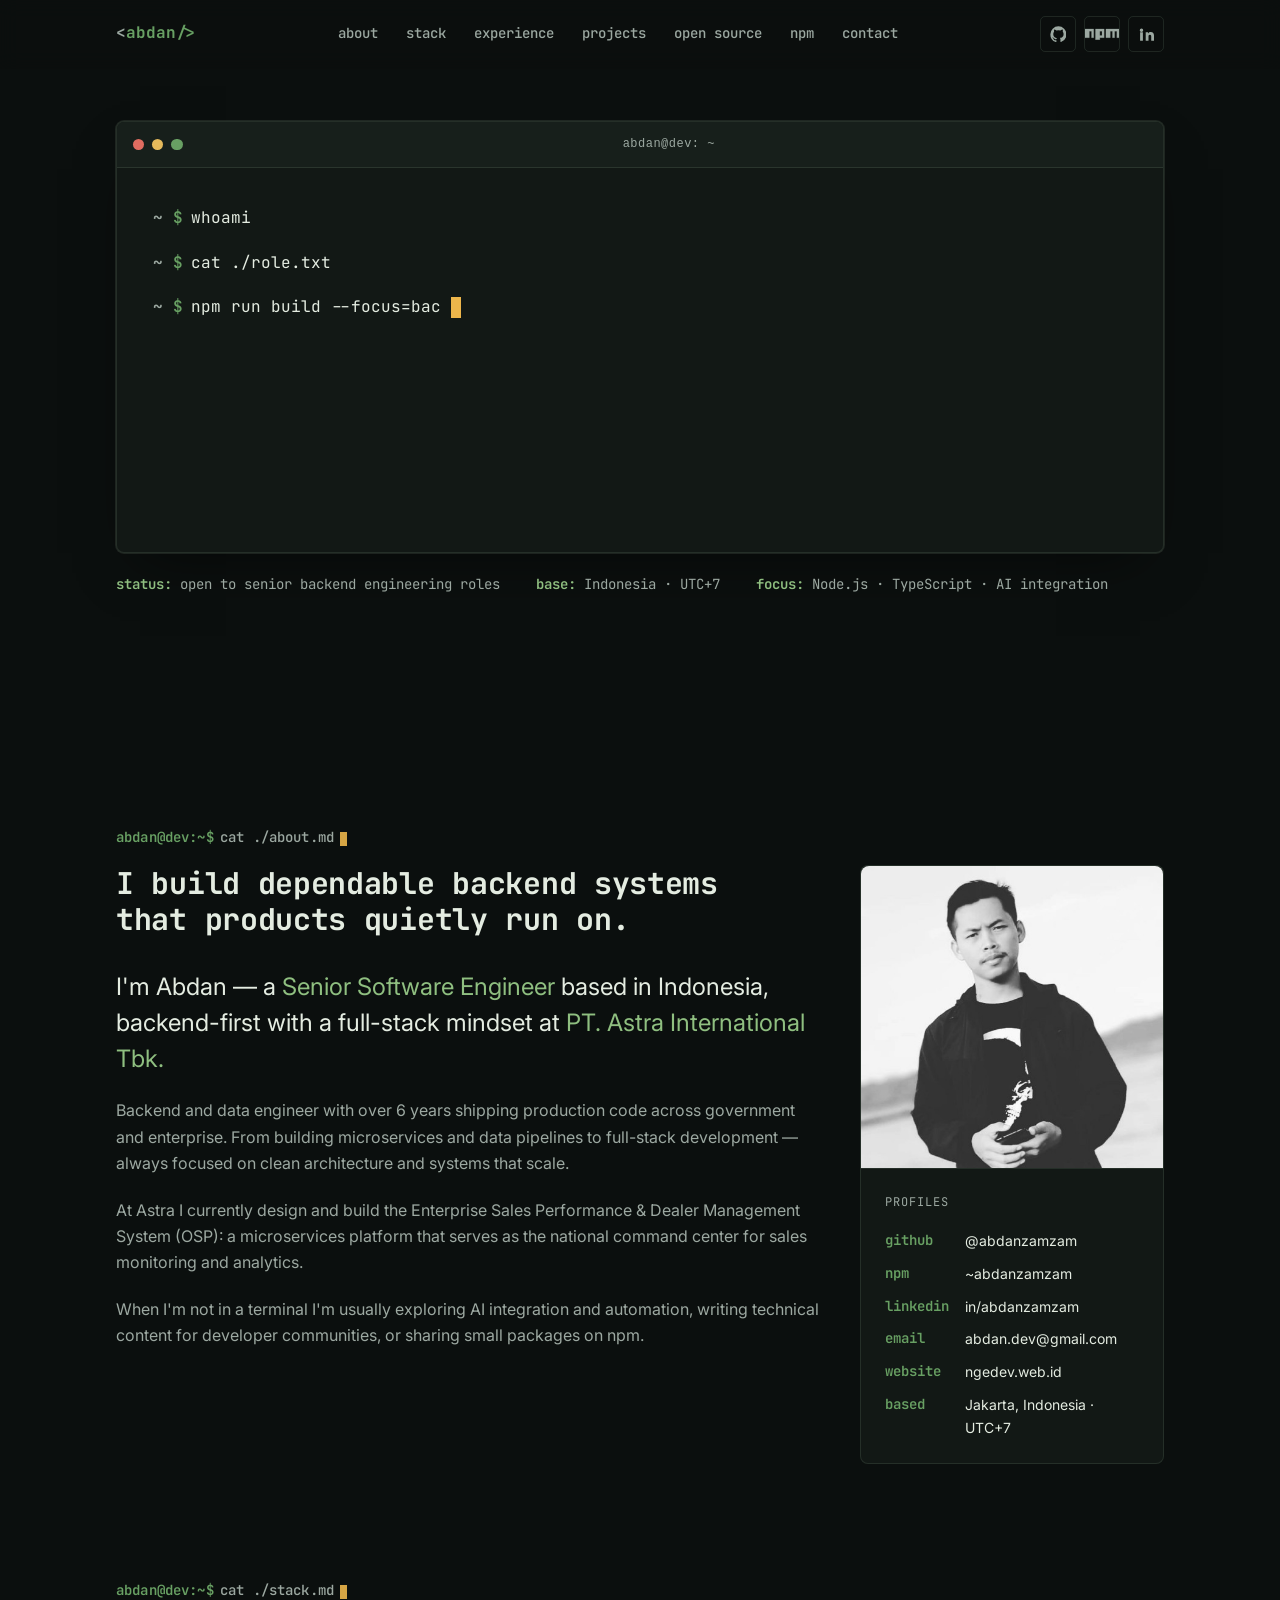
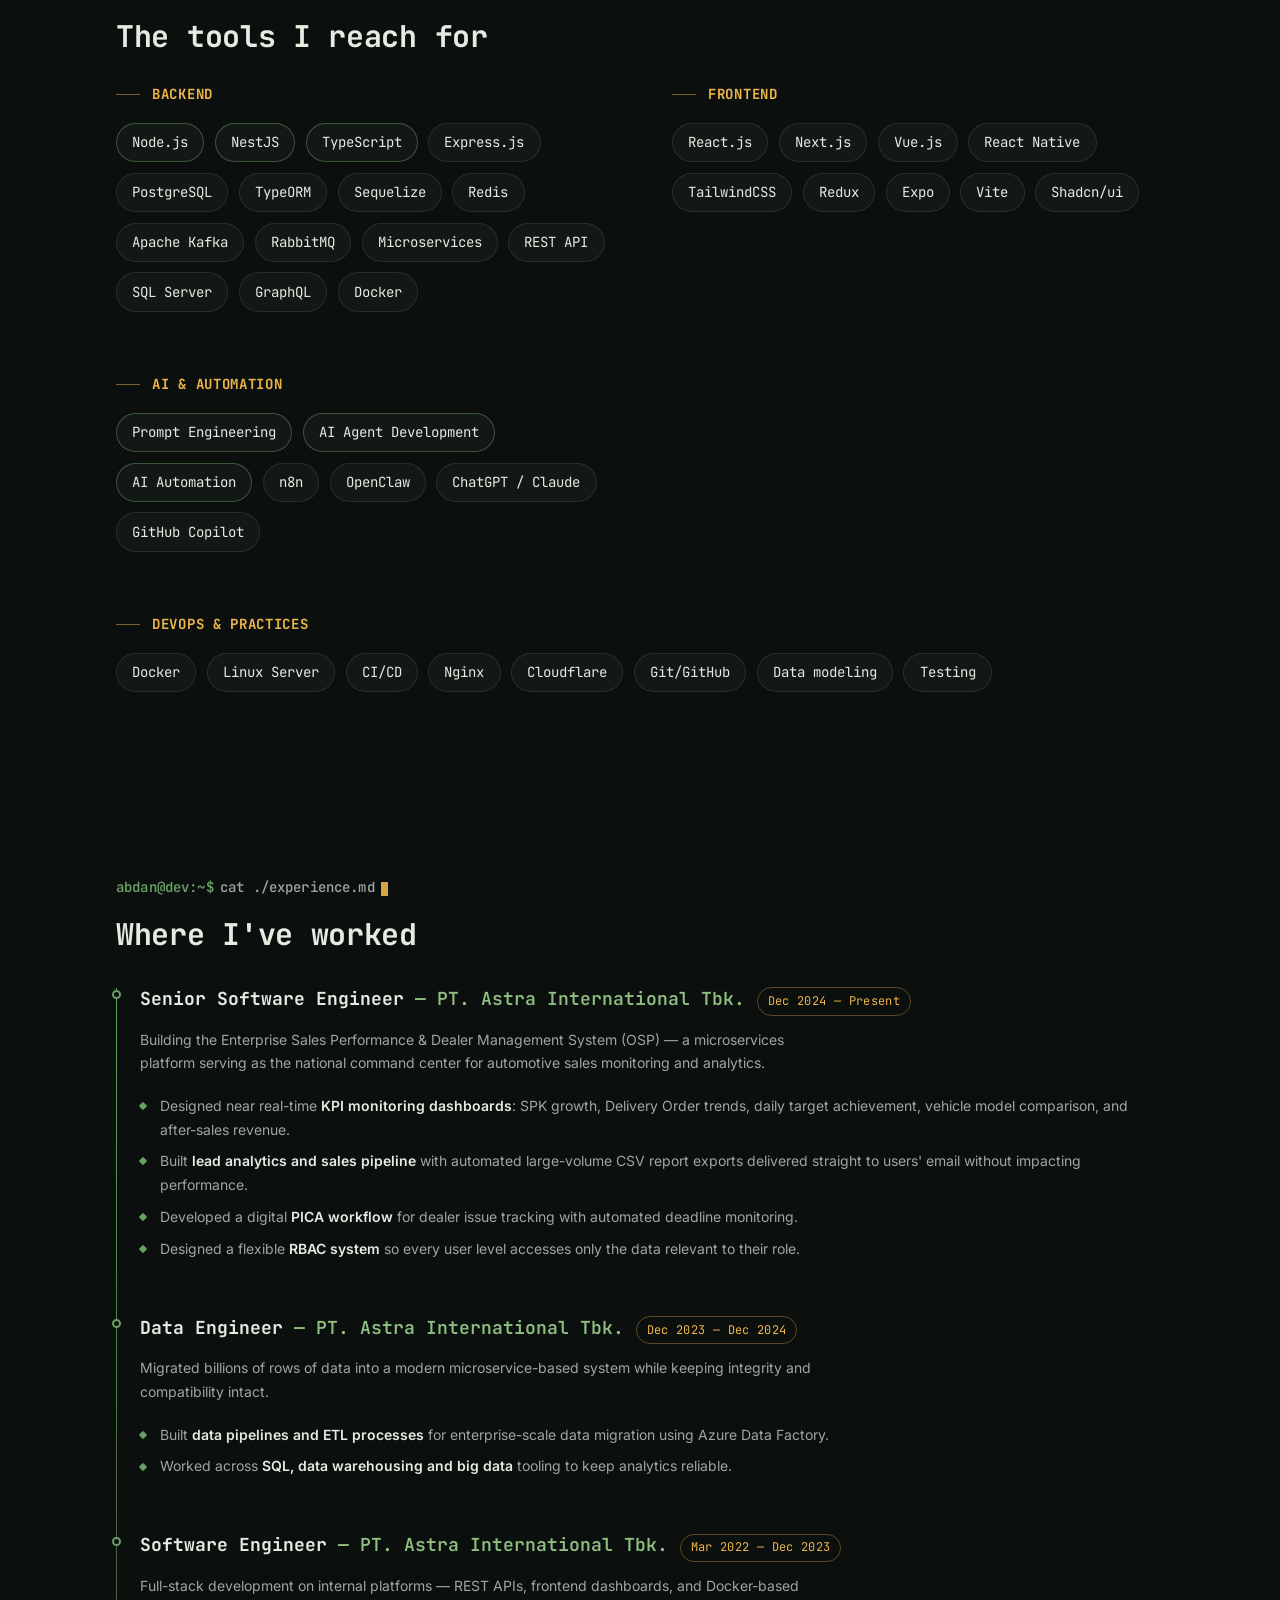
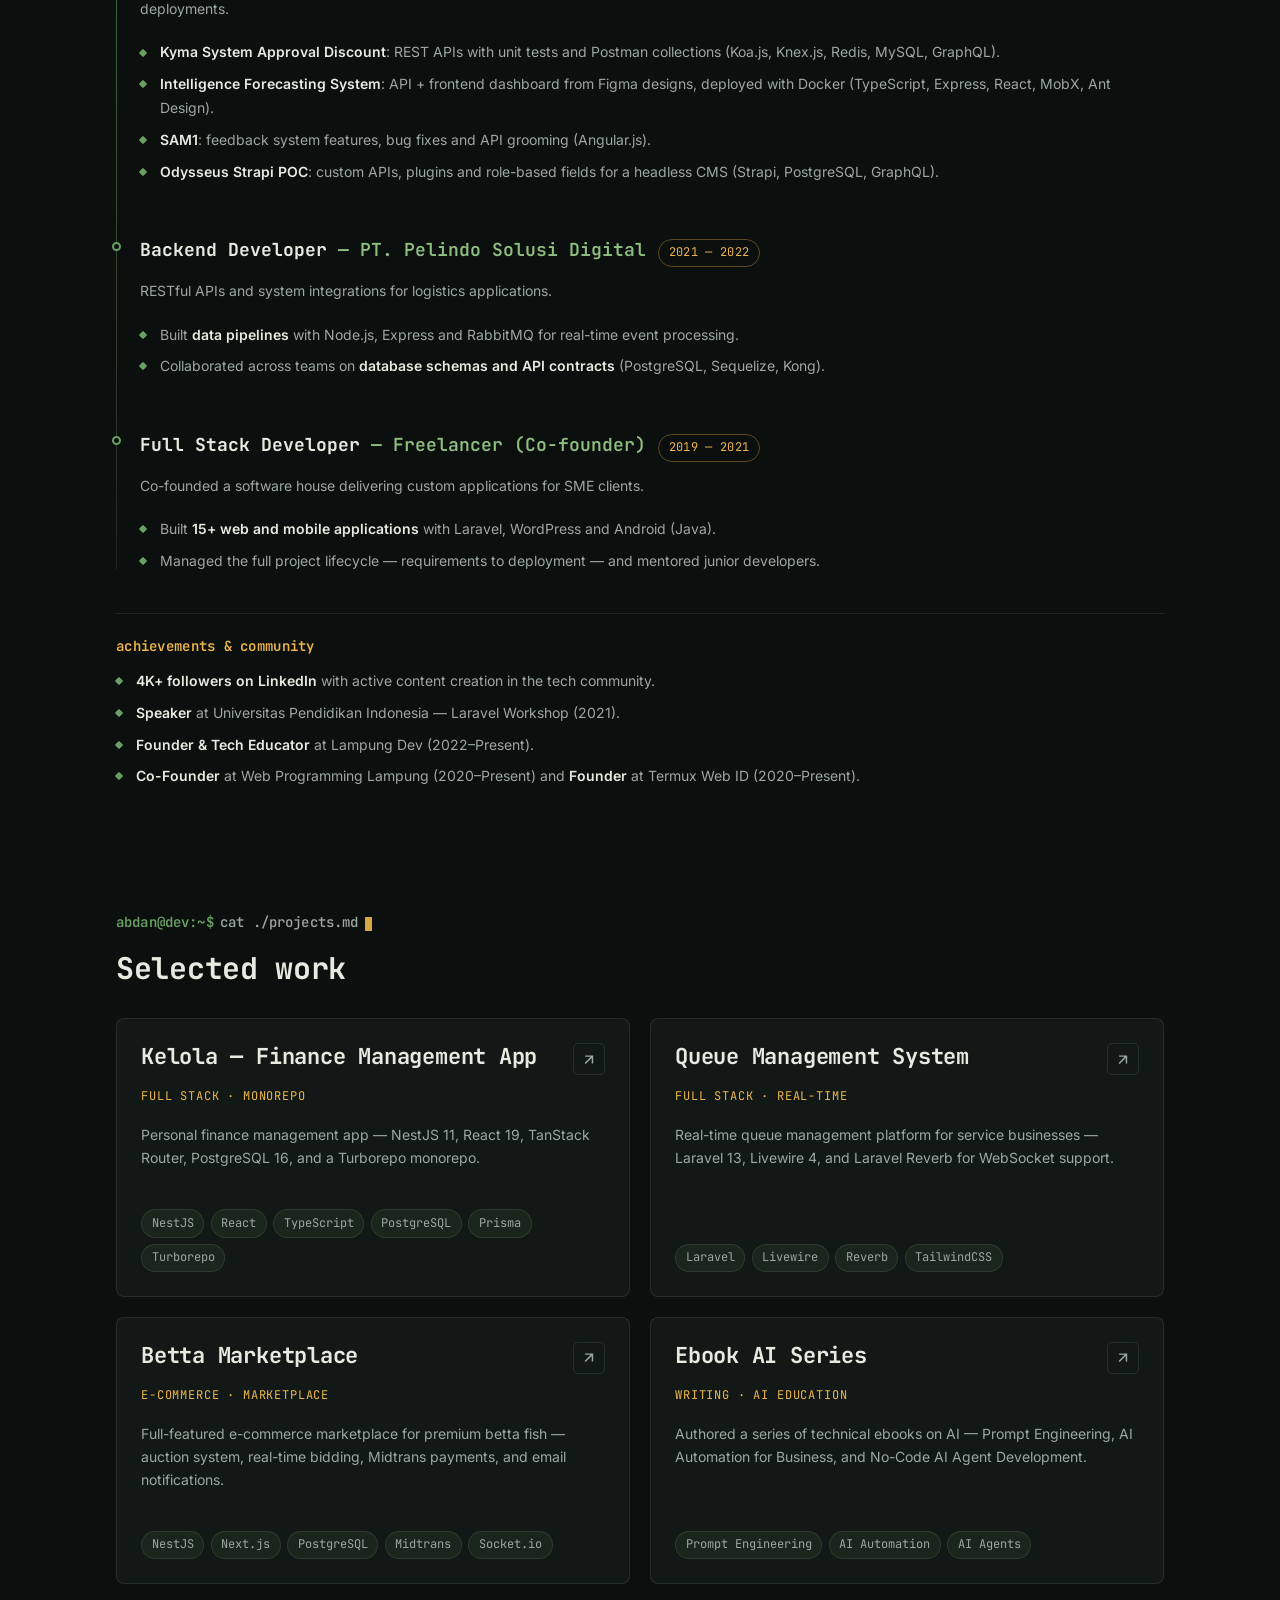
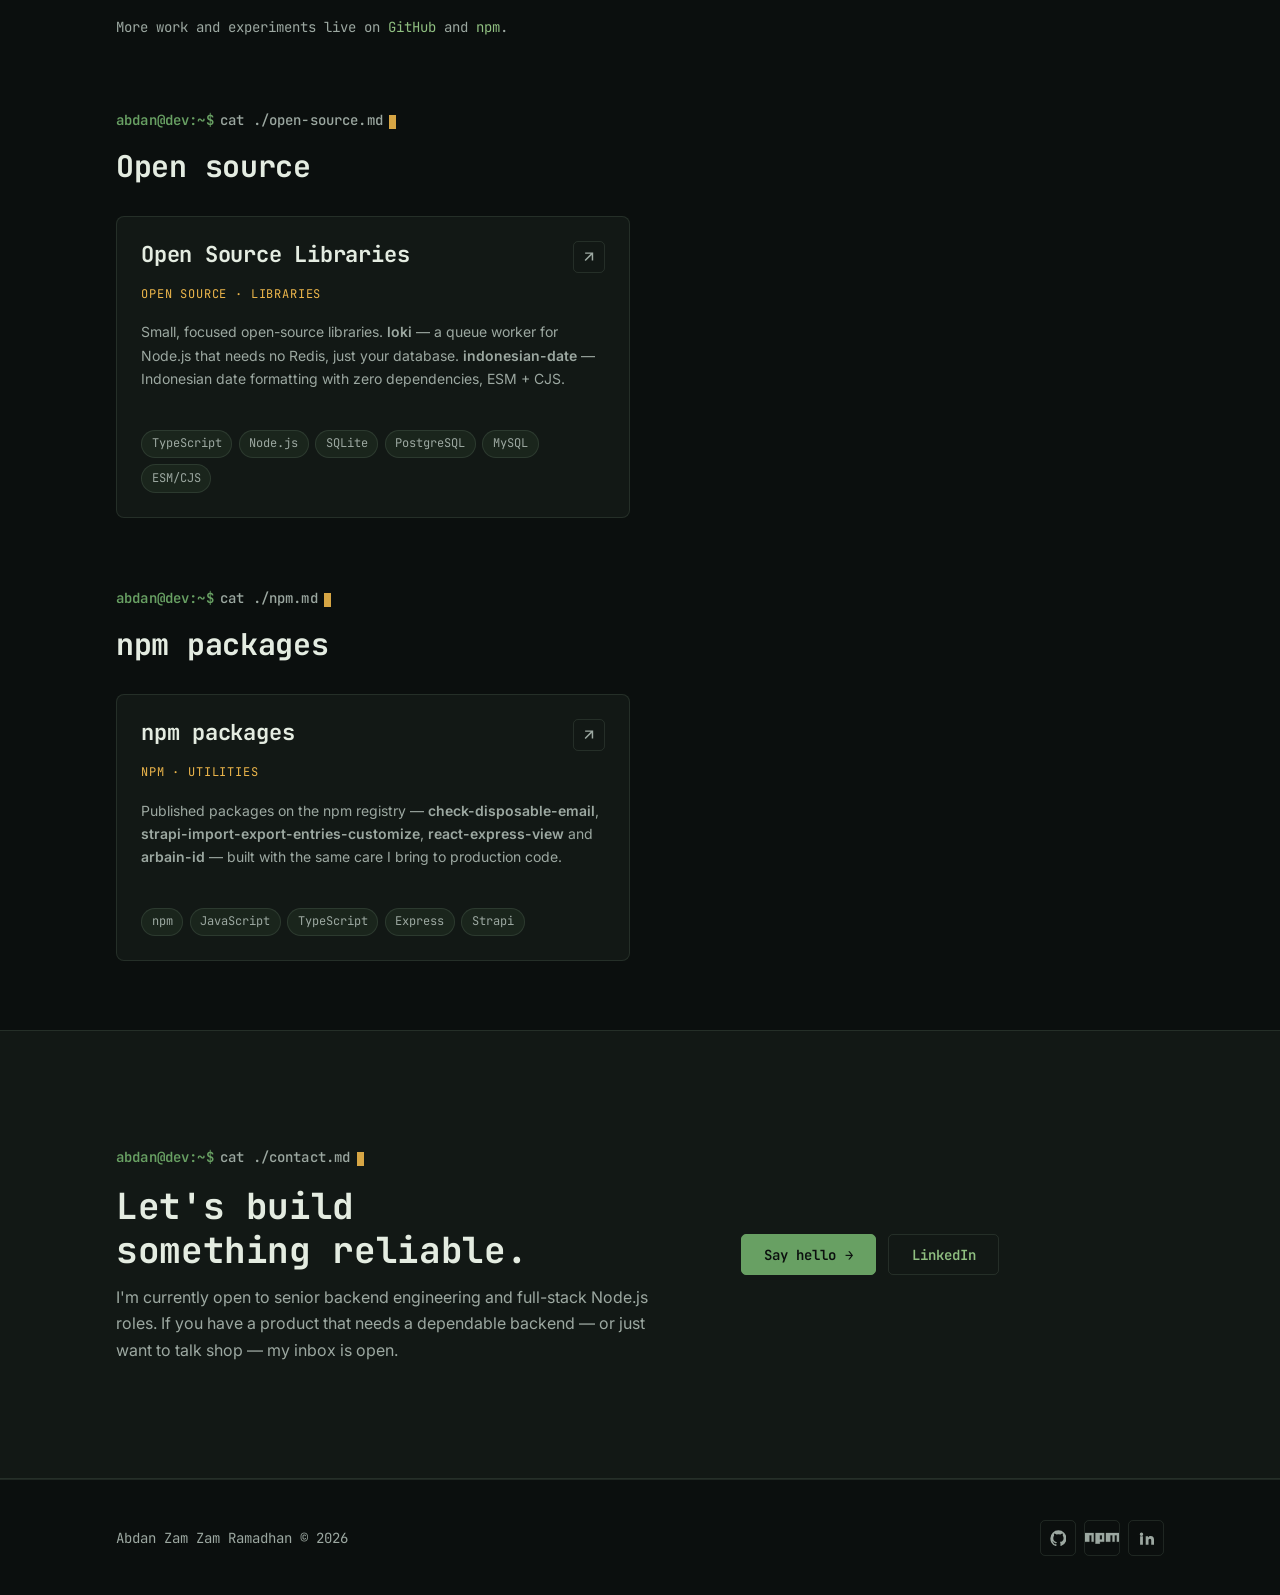
<file: index.html>
<!doctype html>
<html lang="en">
<head>
  <meta charset="utf-8">
  <meta name="viewport" content="width=device-width, initial-scale=1">

  <!-- Primary meta -->
  <title>Abdan Zam Zam Ramadhan — Senior Software Engineer · JavaScript & TypeScript</title>
  <meta name="description" content="Portfolio of Abdan Zam Zam Ramadhan, a Senior Software Engineer at PT. Astra International Tbk., building reliable APIs, microservices and web applications with JavaScript and TypeScript.">
  <meta name="author" content="Abdan Zam Zam Ramadhan">
  <meta name="theme-color" content="#0B0F0E">

  <!-- Open Graph -->
  <meta property="og:type" content="website">
  <meta property="og:site_name" content="Abdan Zam Zam Ramadhan">
  <meta property="og:title" content="Abdan Zam Zam Ramadhan — Senior Software Engineer">
  <meta property="og:description" content="Senior Software Engineer at PT. Astra International Tbk. JavaScript & TypeScript, APIs, microservices, AI integration, and the occasional elegant dashboard.">
  <meta property="og:url" content="https://abdanzamzam.github.io/">
  <meta property="og:image" content="https://abdanzamzam.github.io/assets/images/profile-image.jpg">

  <!-- Twitter -->
  <meta name="twitter:card" content="summary">
  <meta name="twitter:title" content="Abdan Zam Zam Ramadhan — Senior Software Engineer">
  <meta name="twitter:description" content="Senior Software Engineer at PT. Astra International Tbk.">
  <meta name="twitter:image" content="https://abdanzamzam.github.io/assets/images/profile-image.jpg">

  <!-- Favicon -->
  <link rel="icon" type="image/jpeg" href="assets/images/profile-image.jpg">
  <link rel="apple-touch-icon" href="assets/images/profile-image.jpg">

  <!-- Fonts: JetBrains Mono (display) + Inter (body) -->
  <link rel="preconnect" href="https://fonts.googleapis.com">
  <link rel="preconnect" href="https://fonts.gstatic.com" crossorigin>
  <link href="https://fonts.googleapis.com/css2?family=Inter:wght@400;500;600;700&family=JetBrains+Mono:wght@400;500;600;700&display=swap" rel="stylesheet">

  <link href="assets/css/main.css" rel="stylesheet">
</head>

<body>
  <a class="skip-link" href="#main">Skip to content</a>

  <!-- ================= header ================= -->
  <header class="site-header" id="site-header">
    <div class="container header-inner">
      <a class="brand" href="index.html" aria-label="Abdan Zam Zam Ramadhan — home">
        <span class="brand__mark">abdan</span>
      </a>

      <nav class="site-nav" aria-label="Primary">
        <button class="nav-toggle" type="button" aria-expanded="false" aria-controls="site-nav-list" aria-label="Toggle navigation">
          <span></span><span></span><span></span>
        </button>
        <ul class="nav-list" id="site-nav-list">
          <li><a href="#about">about</a></li>
          <li><a href="#stack">stack</a></li>
          <li><a href="#experience">experience</a></li>
          <li><a href="#projects">projects</a></li>
          <li><a href="#open-source">open source</a></li>
          <li><a href="#npm">npm</a></li>
          <li><a href="#contact">contact</a></li>
        </ul>
      </nav>

      <ul class="socials socials--header" aria-label="Social links">
        <li>
          <a href="https://github.com/abdanzamzam/" target="_blank" rel="noopener" aria-label="GitHub profile (opens in new tab)">
            <svg viewBox="0 0 24 24" fill="currentColor" aria-hidden="true" focusable="false"><path d="M12 .5A11.5 11.5 0 0 0 .5 12a11.5 11.5 0 0 0 7.86 10.92c.58.1.79-.25.79-.56v-2c-3.2.7-3.87-1.54-3.87-1.54-.53-1.34-1.29-1.7-1.29-1.7-1.05-.72.08-.7.08-.7 1.16.08 1.77 1.2 1.77 1.2 1.04 1.77 2.7 1.26 3.36.96.1-.75.4-1.26.74-1.55-2.56-.3-5.25-1.28-5.25-5.69 0-1.26.45-2.29 1.19-3.1-.12-.3-.52-1.47.11-3.06 0 0 .97-.32 3.17 1.18a11 11 0 0 1 5.78 0c2.2-1.5 3.17-1.18 3.17-1.18.63 1.59.23 2.76.11 3.06.74.81 1.19 1.84 1.19 3.1 0 4.42-2.7 5.39-5.27 5.67.41.36.78 1.06.78 2.14v3.17c0 .31.2.67.8.56A11.5 11.5 0 0 0 23.5 12 11.5 11.5 0 0 0 12 .5Z"/></svg>
          </a>
        </li>
        <li>
          <a href="https://www.npmjs.com/~abdanzamzam" target="_blank" rel="noopener" aria-label="npm packages by Abdan (opens in new tab)">
            <svg class="socials__npm" viewBox="0 0 780 250" fill="currentColor" stroke="currentColor" stroke-width="5" aria-hidden="true" focusable="false"><path d="M240,250h100v-50h100V0H240V250z M340,50h50v100h-50V50z M480,0v200h100V50h50v150h50V50h50v150h50V0H480z M0,200h100V50h50v150h50V0H0V200z"/></svg>
          </a>
        </li>
        <li>
          <a href="https://www.linkedin.com/in/abdanzamzam/" target="_blank" rel="noopener" aria-label="LinkedIn profile (opens in new tab)">
            <svg viewBox="0 0 24 24" fill="currentColor" aria-hidden="true" focusable="false"><path d="M4.98 3.5a2.49 2.49 0 1 1 0 4.98 2.49 2.49 0 0 1 0-4.98ZM3 9h4v12H3V9Zm7.5 0h3.8v1.71h.05c.53-.95 1.83-1.96 3.77-1.96 4.03 0 4.78 2.65 4.78 6.1V21h-4v-5.4c0-1.29-.02-2.95-1.8-2.95-1.8 0-2.08 1.4-2.08 2.85V21h-4V9Z"/></svg>
          </a>
        </li>
      </ul>
    </div>
  </header>

  <main id="main">
    <!-- ================= hero / terminal ================= -->
    <section class="hero" aria-label="Introduction">
      <div class="container">
        <div class="terminal reveal">
          <div class="terminal__bar">
            <span class="terminal__dot" aria-hidden="true"></span>
            <span class="terminal__dot" aria-hidden="true"></span>
            <span class="terminal__dot" aria-hidden="true"></span>
            <span class="terminal__title"><code>abdan@dev: ~</code></span>
          </div>

          <div class="terminal__body" id="terminal">
            <div class="term-line" data-typing>
              <span class="term-prompt"><span class="term-prompt__tilde">~</span> $</span>
              <span class="term-cmd" data-typed-text>whoami</span>
            </div>
            <h1 class="term-out term-out--name" data-reveal-after>Abdan Zam Zam Ramadhan</h1>

            <div class="term-line term-line--cmd" data-typing>
              <span class="term-prompt"><span class="term-prompt__tilde">~</span> $</span>
              <span class="term-cmd" data-typed-text>cat ./role.txt</span>
            </div>
            <p class="term-out" data-reveal-after>
              Senior Software Engineer <span class="term-out__accent">@ PT. Astra International Tbk.</span> — 6+ years, backend-first.
            </p>

            <div class="term-line term-line--cmd" data-typing>
              <span class="term-prompt"><span class="term-prompt__tilde">~</span> $</span>
              <span class="term-cmd" data-typed-text>npm run build --focus=backend</span>
            </div>
            <div class="term-out term-out--block" data-reveal-after>
              <p class="term-out">Node.js · NestJS · TypeScript · PostgreSQL · Redis · Kafka · Docker</p>
              <p class="term-out">React · Next.js · TailwindCSS · AI agents &amp; automation</p>
              <p class="term-comment"># backend-first, product-aware, delivery-minded</p>
            </div>

            <div class="term-line term-line--cmd" data-typing>
              <span class="term-prompt"><span class="term-prompt__tilde">~</span> $</span>
              <span class="term-cmd" data-typed-text>npm run build --focus=frontend</span>
            </div>
            <div class="term-out term-out--block" data-reveal-after>
              <p class="term-out">React · React Native · Vue · Next.js · TypeScript · TailwindCSS</p>
              <p class="term-comment"># component-driven, design-aware, mobile-friendly</p>
            </div>

            <div class="term-cta" data-reveal-after>
              <a class="btn btn--solid" href="#projects">View projects
                <span class="btn__arrow" aria-hidden="true">&rarr;</span>
              </a>
              <a class="btn" href="#contact">Get in touch</a>
            </div>

            <p class="term-line term-line--cmd term-line--hidden" data-cursor-line aria-hidden="true">
              <span class="term-prompt"><span class="term-prompt__tilde">~</span> $</span>
              <span class="term-cursor" aria-hidden="true"></span>
            </p>
          </div>
        </div>

        <p class="hero-status reveal" data-reveal-after>
          <span><b>status:</b> open to senior backend engineering roles</span>
          <span><b>base:</b> Indonesia · UTC+7</span>
          <span><b>focus:</b> Node.js · TypeScript · AI integration</span>
        </p>
      </div>
    </section>

    <!-- ================= about ================= -->
    <section class="section" id="about" aria-labelledby="about-title">
      <div class="container">
        <p class="eyebrow" id="about-title">cat ./about.md</p>
        <div class="about__grid">
          <div>
            <h2 class="section-title">I build dependable backend systems that products quietly run on.</h2>
            <p class="about__lead">
              I'm Abdan — a <em>Senior Software Engineer</em> based in Indonesia, backend-first with
              a full-stack mindset at <em>PT. Astra International Tbk.</em>
            </p>
            <div class="about__text">
              <p>
                Backend and data engineer with over 6 years shipping production code across
                government and enterprise. From building microservices and data pipelines to
                full-stack development — always focused on clean architecture and systems
                that scale.
              </p>
              <p>
                At Astra I currently design and build the Enterprise Sales Performance &amp;
                Dealer Management System (OSP): a microservices platform that serves as the
                national command center for sales monitoring and analytics.
              </p>
              <p>
                When I'm not in a terminal I'm usually exploring AI integration and
                automation, writing technical content for developer communities, or sharing
                small packages on npm.
              </p>
            </div>
          </div>

          <aside class="about__aside">
            <figure class="about__portrait">
              <img src="assets/images/profile-image.jpg" alt="Portrait of Abdan Zam Zam Ramadhan" width="496" height="496" loading="lazy">
            </figure>
            <p class="about__aside-title">profiles</p>
            <dl>
              <dt>github</dt>
              <dd>@abdanzamzam</dd>
              <dt>npm</dt>
              <dd>~abdanzamzam</dd>
              <dt>linkedin</dt>
              <dd>in/abdanzamzam</dd>
              <dt>email</dt>
              <dd>abdan.dev@gmail.com</dd>
              <dt>website</dt>
              <dd>ngedev.web.id</dd>
              <dt>based</dt>
              <dd>Jakarta, Indonesia · UTC+7</dd>
            </dl>
          </aside>
        </div>
      </div>
    </section>

    <!-- ================= skills ================= -->
    <section class="section section--tight" id="stack" aria-labelledby="stack-title">
      <div class="container">
        <p class="eyebrow" id="stack-title">cat ./stack.md</p>
        <h2 class="section-title">The tools I reach for</h2>

        <div class="skills__cols">
          <div class="skills__group">
            <h3 class="skills__group-title">Backend</h3>
            <ul class="chips">
              <li class="chip chip--accent">Node.js</li>
              <li class="chip chip--accent">NestJS</li>
              <li class="chip chip--accent">TypeScript</li>
              <li class="chip">Express.js</li>
              <li class="chip">PostgreSQL</li>
              <li class="chip">TypeORM</li>
              <li class="chip">Sequelize</li>
              <li class="chip">Redis</li>
              <li class="chip">Apache Kafka</li>
              <li class="chip">RabbitMQ</li>
              <li class="chip">Microservices</li>
              <li class="chip">REST API</li>
              <li class="chip">SQL Server</li>
              <li class="chip">GraphQL</li>
              <li class="chip">Docker</li>
            </ul>
          </div>

          <div class="skills__group">
            <h3 class="skills__group-title">Frontend</h3>
            <ul class="chips">
              <li class="chip">React.js</li>
              <li class="chip">Next.js</li>
              <li class="chip">Vue.js</li>
              <li class="chip">React Native</li>
              <li class="chip">TailwindCSS</li>
              <li class="chip">Redux</li>
              <li class="chip">Expo</li>
              <li class="chip">Vite</li>
              <li class="chip">Shadcn/ui</li>
            </ul>
          </div>

          <div class="skills__group">
            <h3 class="skills__group-title">AI &amp; Automation</h3>
            <ul class="chips">
              <li class="chip chip--accent">Prompt Engineering</li>
              <li class="chip chip--accent">AI Agent Development</li>
              <li class="chip chip--accent">AI Automation</li>
              <li class="chip">n8n</li>
              <li class="chip">OpenClaw</li>
              <li class="chip">ChatGPT / Claude</li>
              <li class="chip">GitHub Copilot</li>
            </ul>
          </div>

          <div class="skills__group">
            <h3 class="skills__group-title">DevOps &amp; Practices</h3>
            <ul class="chips">
              <li class="chip">Docker</li>
              <li class="chip">Linux Server</li>
              <li class="chip">CI/CD</li>
              <li class="chip">Nginx</li>
              <li class="chip">Cloudflare</li>
              <li class="chip">Git/GitHub</li>
              <li class="chip">Data modeling</li>
              <li class="chip">Testing</li>
            </ul>
          </div>
        </div>
      </div>
    </section>

    <!-- ================= experience ================= -->
    <section class="section" id="experience" aria-labelledby="experience-title">
      <div class="container">
        <p class="eyebrow" id="experience-title">cat ./experience.md</p>
        <h2 class="section-title">Where I've worked</h2>

        <ol class="timeline">
          <li class="timeline__item">
            <div class="exp__meta">
              <span class="exp__role">Senior Software Engineer <span class="exp__company">— PT. Astra International Tbk.</span></span>
              <span class="exp__date">Dec 2024 — Present</span>
            </div>
            <p class="exp__desc">
              Building the Enterprise Sales Performance &amp; Dealer Management System (OSP) —
              a microservices platform serving as the national command center for automotive
              sales monitoring and analytics.
            </p>
            <ul class="exp__highlights">
              <li>Designed near real-time <strong>KPI monitoring dashboards</strong>: SPK growth, Delivery Order trends, daily target achievement, vehicle model comparison, and after-sales revenue.</li>
              <li>Built <strong>lead analytics and sales pipeline</strong> with automated large-volume CSV report exports delivered straight to users' email without impacting performance.</li>
              <li>Developed a digital <strong>PICA workflow</strong> for dealer issue tracking with automated deadline monitoring.</li>
              <li>Designed a flexible <strong>RBAC system</strong> so every user level accesses only the data relevant to their role.</li>
            </ul>
          </li>

          <li class="timeline__item">
            <div class="exp__meta">
              <span class="exp__role">Data Engineer <span class="exp__company">— PT. Astra International Tbk.</span></span>
              <span class="exp__date">Dec 2023 — Dec 2024</span>
            </div>
            <p class="exp__desc">
              Migrated billions of rows of data into a modern microservice-based system while
              keeping integrity and compatibility intact.
            </p>
            <ul class="exp__highlights">
              <li>Built <strong>data pipelines and ETL processes</strong> for enterprise-scale data migration using Azure Data Factory.</li>
              <li>Worked across <strong>SQL, data warehousing and big data</strong> tooling to keep analytics reliable.</li>
            </ul>
          </li>

          <li class="timeline__item">
            <div class="exp__meta">
              <span class="exp__role">Software Engineer <span class="exp__company">— PT. Astra International Tbk.</span></span>
              <span class="exp__date">Mar 2022 — Dec 2023</span>
            </div>
            <p class="exp__desc">
              Full-stack development on internal platforms — REST APIs, frontend dashboards,
              and Docker-based deployments.
            </p>
            <ul class="exp__highlights">
              <li><strong>Kyma System Approval Discount</strong>: REST APIs with unit tests and Postman collections (Koa.js, Knex.js, Redis, MySQL, GraphQL).</li>
              <li><strong>Intelligence Forecasting System</strong>: API + frontend dashboard from Figma designs, deployed with Docker (TypeScript, Express, React, MobX, Ant Design).</li>
              <li><strong>SAM1</strong>: feedback system features, bug fixes and API grooming (Angular.js).</li>
              <li><strong>Odysseus Strapi POC</strong>: custom APIs, plugins and role-based fields for a headless CMS (Strapi, PostgreSQL, GraphQL).</li>
            </ul>
          </li>

          <li class="timeline__item">
            <div class="exp__meta">
              <span class="exp__role">Backend Developer <span class="exp__company">— PT. Pelindo Solusi Digital</span></span>
              <span class="exp__date">2021 — 2022</span>
            </div>
            <p class="exp__desc">
              RESTful APIs and system integrations for logistics applications.
            </p>
            <ul class="exp__highlights">
              <li>Built <strong>data pipelines</strong> with Node.js, Express and RabbitMQ for real-time event processing.</li>
              <li>Collaborated across teams on <strong>database schemas and API contracts</strong> (PostgreSQL, Sequelize, Kong).</li>
            </ul>
          </li>

          <li class="timeline__item">
            <div class="exp__meta">
              <span class="exp__role">Full Stack Developer <span class="exp__company">— Freelancer (Co-founder)</span></span>
              <span class="exp__date">2019 — 2021</span>
            </div>
            <p class="exp__desc">
              Co-founded a software house delivering custom applications for SME clients.
            </p>
            <ul class="exp__highlights">
              <li>Built <strong>15+ web and mobile applications</strong> with Laravel, WordPress and Android (Java).</li>
              <li>Managed the full project lifecycle — requirements to deployment — and mentored junior developers.</li>
            </ul>
          </li>
        </ol>

        <div class="exp__extra">
          <h3 class="exp__extra-title">achievements &amp; community</h3>
          <ul class="exp__highlights">
            <li><strong>4K+ followers on LinkedIn</strong> with active content creation in the tech community.</li>
            <li><strong>Speaker</strong> at Universitas Pendidikan Indonesia — Laravel Workshop (2021).</li>
            <li><strong>Founder &amp; Tech Educator</strong> at Lampung Dev (2022–Present).</li>
            <li><strong>Co-Founder</strong> at Web Programming Lampung (2020–Present) and <strong>Founder</strong> at Termux Web ID (2020–Present).</li>
          </ul>
        </div>
      </div>
    </section>

    <!-- ================= projects ================= -->
    <section class="section section--tight" id="projects" aria-labelledby="projects-title">
      <div class="container">
        <p class="eyebrow" id="projects-title">cat ./projects.md</p>
        <h2 class="section-title">Selected work</h2>

        <div class="projects__grid">
          <article class="project-card reveal">
            <div class="project-card__head">
              <h3 class="project-card__title">Kelola — Finance Management App</h3>
              <a class="project-card__external" href="https://github.com/abdanzamzam/kelola" target="_blank" rel="noopener" aria-label="Kelola on GitHub (opens in new tab)">
                <svg viewBox="0 0 24 24" fill="none" stroke="currentColor" stroke-width="2" aria-hidden="true" focusable="false"><path d="M7 17 17 7M7 7h10v10"/></svg>
              </a>
            </div>
            <span class="project-card__role">full stack · monorepo</span>
            <p>
              Personal finance management app — NestJS 11, React 19, TanStack Router,
              PostgreSQL 16, and a Turborepo monorepo.
            </p>
            <ul class="project-card__tags" aria-label="Technologies">
              <li class="tag">NestJS</li>
              <li class="tag">React</li>
              <li class="tag">TypeScript</li>
              <li class="tag">PostgreSQL</li>
              <li class="tag">Prisma</li>
              <li class="tag">Turborepo</li>
            </ul>
          </article>

          <article class="project-card reveal">
            <div class="project-card__head">
              <h3 class="project-card__title">Queue Management System</h3>
              <a class="project-card__external" href="https://github.com/abdanzamzam/queuing-system" target="_blank" rel="noopener" aria-label="Queue Management System on GitHub (opens in new tab)">
                <svg viewBox="0 0 24 24" fill="none" stroke="currentColor" stroke-width="2" aria-hidden="true" focusable="false"><path d="M7 17 17 7M7 7h10v10"/></svg>
              </a>
            </div>
            <span class="project-card__role">full stack · real-time</span>
            <p>
              Real-time queue management platform for service businesses — Laravel 13,
              Livewire 4, and Laravel Reverb for WebSocket support.
            </p>
            <ul class="project-card__tags" aria-label="Technologies">
              <li class="tag">Laravel</li>
              <li class="tag">Livewire</li>
              <li class="tag">Reverb</li>
              <li class="tag">TailwindCSS</li>
            </ul>
          </article>

          <article class="project-card reveal">
            <div class="project-card__head">
              <h3 class="project-card__title">Betta Marketplace</h3>
              <a class="project-card__external" href="https://github.com/abdanzamzam" target="_blank" rel="noopener" aria-label="More projects on GitHub (opens in new tab)">
                <svg viewBox="0 0 24 24" fill="none" stroke="currentColor" stroke-width="2" aria-hidden="true" focusable="false"><path d="M7 17 17 7M7 7h10v10"/></svg>
              </a>
            </div>
            <span class="project-card__role">e-commerce · marketplace</span>
            <p>
              Full-featured e-commerce marketplace for premium betta fish — auction system,
              real-time bidding, Midtrans payments, and email notifications.
            </p>
            <ul class="project-card__tags" aria-label="Technologies">
              <li class="tag">NestJS</li>
              <li class="tag">Next.js</li>
              <li class="tag">PostgreSQL</li>
              <li class="tag">Midtrans</li>
              <li class="tag">Socket.io</li>
            </ul>
          </article>

          <article class="project-card reveal">
            <div class="project-card__head">
              <h3 class="project-card__title">Ebook AI Series</h3>
              <a class="project-card__external" href="https://ngedev.web.id" target="_blank" rel="noopener" aria-label="ngedev.web.id (opens in new tab)">
                <svg viewBox="0 0 24 24" fill="none" stroke="currentColor" stroke-width="2" aria-hidden="true" focusable="false"><path d="M7 17 17 7M7 7h10v10"/></svg>
              </a>
            </div>
            <span class="project-card__role">writing · AI education</span>
            <p>
              Authored a series of technical ebooks on AI — Prompt Engineering, AI Automation
              for Business, and No-Code AI Agent Development.
            </p>
            <ul class="project-card__tags" aria-label="Technologies">
              <li class="tag">Prompt Engineering</li>
              <li class="tag">AI Automation</li>
              <li class="tag">AI Agents</li>
            </ul>
          </article>
        </div>

        <p class="projects__note">
          More work and experiments live on
          <a href="https://github.com/abdanzamzam/" target="_blank" rel="noopener">GitHub</a> and
          <a href="https://www.npmjs.com/~abdanzamzam" target="_blank" rel="noopener">npm</a>.
        </p>
      </div>
    </section>

    <!-- ================= open source ================= -->
    <section class="section section--tight" id="open-source" aria-labelledby="open-source-title">
      <div class="container">
        <p class="eyebrow" id="open-source-title">cat ./open-source.md</p>
        <h2 class="section-title">Open source</h2>

        <div class="projects__grid">
          <article class="project-card reveal">
            <div class="project-card__head">
              <h3 class="project-card__title">Open Source Libraries</h3>
              <a class="project-card__external" href="open-source.html" aria-label="Open source libraries — details">
                <svg viewBox="0 0 24 24" fill="none" stroke="currentColor" stroke-width="2" aria-hidden="true" focusable="false"><path d="M7 17 17 7M7 7h10v10"/></svg>
              </a>
            </div>
            <span class="project-card__role">open source · libraries</span>
            <p>
              Small, focused open-source libraries. <strong>loki</strong> — a queue worker for
              Node.js that needs no Redis, just your database. <strong>indonesian-date</strong> —
              Indonesian date formatting with zero dependencies, ESM + CJS.
            </p>
            <ul class="project-card__tags" aria-label="Technologies">
              <li class="tag">TypeScript</li>
              <li class="tag">Node.js</li>
              <li class="tag">SQLite</li>
              <li class="tag">PostgreSQL</li>
              <li class="tag">MySQL</li>
              <li class="tag">ESM/CJS</li>
            </ul>
          </article>
        </div>
      </div>
    </section>

    <!-- ================= npm ================= -->
    <section class="section section--tight" id="npm" aria-labelledby="npm-title">
      <div class="container">
        <p class="eyebrow" id="npm-title">cat ./npm.md</p>
        <h2 class="section-title">npm packages</h2>

        <div class="projects__grid">
          <article class="project-card reveal">
            <div class="project-card__head">
              <h3 class="project-card__title">npm packages</h3>
              <a class="project-card__external" href="npm.html" aria-label="npm packages — details">
                <svg viewBox="0 0 24 24" fill="none" stroke="currentColor" stroke-width="2" aria-hidden="true" focusable="false"><path d="M7 17 17 7M7 7h10v10"/></svg>
              </a>
            </div>
            <span class="project-card__role">npm · utilities</span>
            <p>
              Published packages on the npm registry — <strong>check-disposable-email</strong>,
              <strong>strapi-import-export-entries-customize</strong>, <strong>react-express-view</strong>
              and <strong>arbain-id</strong> — built with the same care I bring to production code.
            </p>
            <ul class="project-card__tags" aria-label="Technologies">
              <li class="tag">npm</li>
              <li class="tag">JavaScript</li>
              <li class="tag">TypeScript</li>
              <li class="tag">Express</li>
              <li class="tag">Strapi</li>
            </ul>
          </article>
        </div>
      </div>
    </section>

    <!-- ================= contact ================= -->
    <section class="contact section" id="contact" aria-labelledby="contact-title">
      <div class="container contact__inner">
        <div>
          <p class="eyebrow" id="contact-title">cat ./contact.md</p>
          <h2 class="contact__title">Let's build something reliable.</h2>
          <p class="contact__text">
            I'm currently open to senior backend engineering and full-stack Node.js roles.
            If you have a product that needs a dependable backend — or just want to talk
            shop — my inbox is open.
          </p>
        </div>
        <div class="contact__actions">
          <a class="btn btn--solid" href="mailto:abdan.dev@gmail.com">Say hello
            <span class="btn__arrow" aria-hidden="true">&rarr;</span>
          </a>
          <a class="btn" href="https://www.linkedin.com/in/abdanzamzam/" target="_blank" rel="noopener">LinkedIn</a>
        </div>
      </div>
    </section>
  </main>

  <!-- ================= footer ================= -->
  <footer class="site-footer">
    <div class="container footer-inner">
      <p class="footer-copy">Abdan Zam Zam Ramadhan © 2026</p>
      <ul class="socials" aria-label="Social links">
        <li>
          <a href="https://github.com/abdanzamzam/" target="_blank" rel="noopener" aria-label="GitHub profile (opens in new tab)">
            <svg viewBox="0 0 24 24" fill="currentColor" aria-hidden="true" focusable="false"><path d="M12 .5A11.5 11.5 0 0 0 .5 12a11.5 11.5 0 0 0 7.86 10.92c.58.1.79-.25.79-.56v-2c-3.2.7-3.87-1.54-3.87-1.54-.53-1.34-1.29-1.7-1.29-1.7-1.05-.72.08-.7.08-.7 1.16.08 1.77 1.2 1.77 1.2 1.04 1.77 2.7 1.26 3.36.96.1-.75.4-1.26.74-1.55-2.56-.3-5.25-1.28-5.25-5.69 0-1.26.45-2.29 1.19-3.1-.12-.3-.52-1.47.11-3.06 0 0 .97-.32 3.17 1.18a11 11 0 0 1 5.78 0c2.2-1.5 3.17-1.18 3.17-1.18.63 1.59.23 2.76.11 3.06.74.81 1.19 1.84 1.19 3.1 0 4.42-2.7 5.39-5.27 5.67.41.36.78 1.06.78 2.14v3.17c0 .31.2.67.8.56A11.5 11.5 0 0 0 23.5 12 11.5 11.5 0 0 0 12 .5Z"/></svg>
          </a>
        </li>
        <li>
          <a href="https://www.npmjs.com/~abdanzamzam" target="_blank" rel="noopener" aria-label="npm packages by Abdan (opens in new tab)">
            <svg class="socials__npm" viewBox="0 0 780 250" fill="currentColor" stroke="currentColor" stroke-width="5" aria-hidden="true" focusable="false"><path d="M240,250h100v-50h100V0H240V250z M340,50h50v100h-50V50z M480,0v200h100V50h50v150h50V50h50v150h50V0H480z M0,200h100V50h50v150h50V0H0V200z"/></svg>
          </a>
        </li>
        <li>
          <a href="https://www.linkedin.com/in/abdanzamzam/" target="_blank" rel="noopener" aria-label="LinkedIn profile (opens in new tab)">
            <svg viewBox="0 0 24 24" fill="currentColor" aria-hidden="true" focusable="false"><path d="M4.98 3.5a2.49 2.49 0 1 1 0 4.98 2.49 2.49 0 0 1 0-4.98ZM3 9h4v12H3V9Zm7.5 0h3.8v1.71h.05c.53-.95 1.83-1.96 3.77-1.96 4.03 0 4.78 2.65 4.78 6.1V21h-4v-5.4c0-1.29-.02-2.95-1.8-2.95-1.8 0-2.08 1.4-2.08 2.85V21h-4V9Z"/></svg>
          </a>
        </li>
      </ul>
    </div>
  </footer>

  <script src="assets/js/main.js"></script>
</body>
</html>
</file>
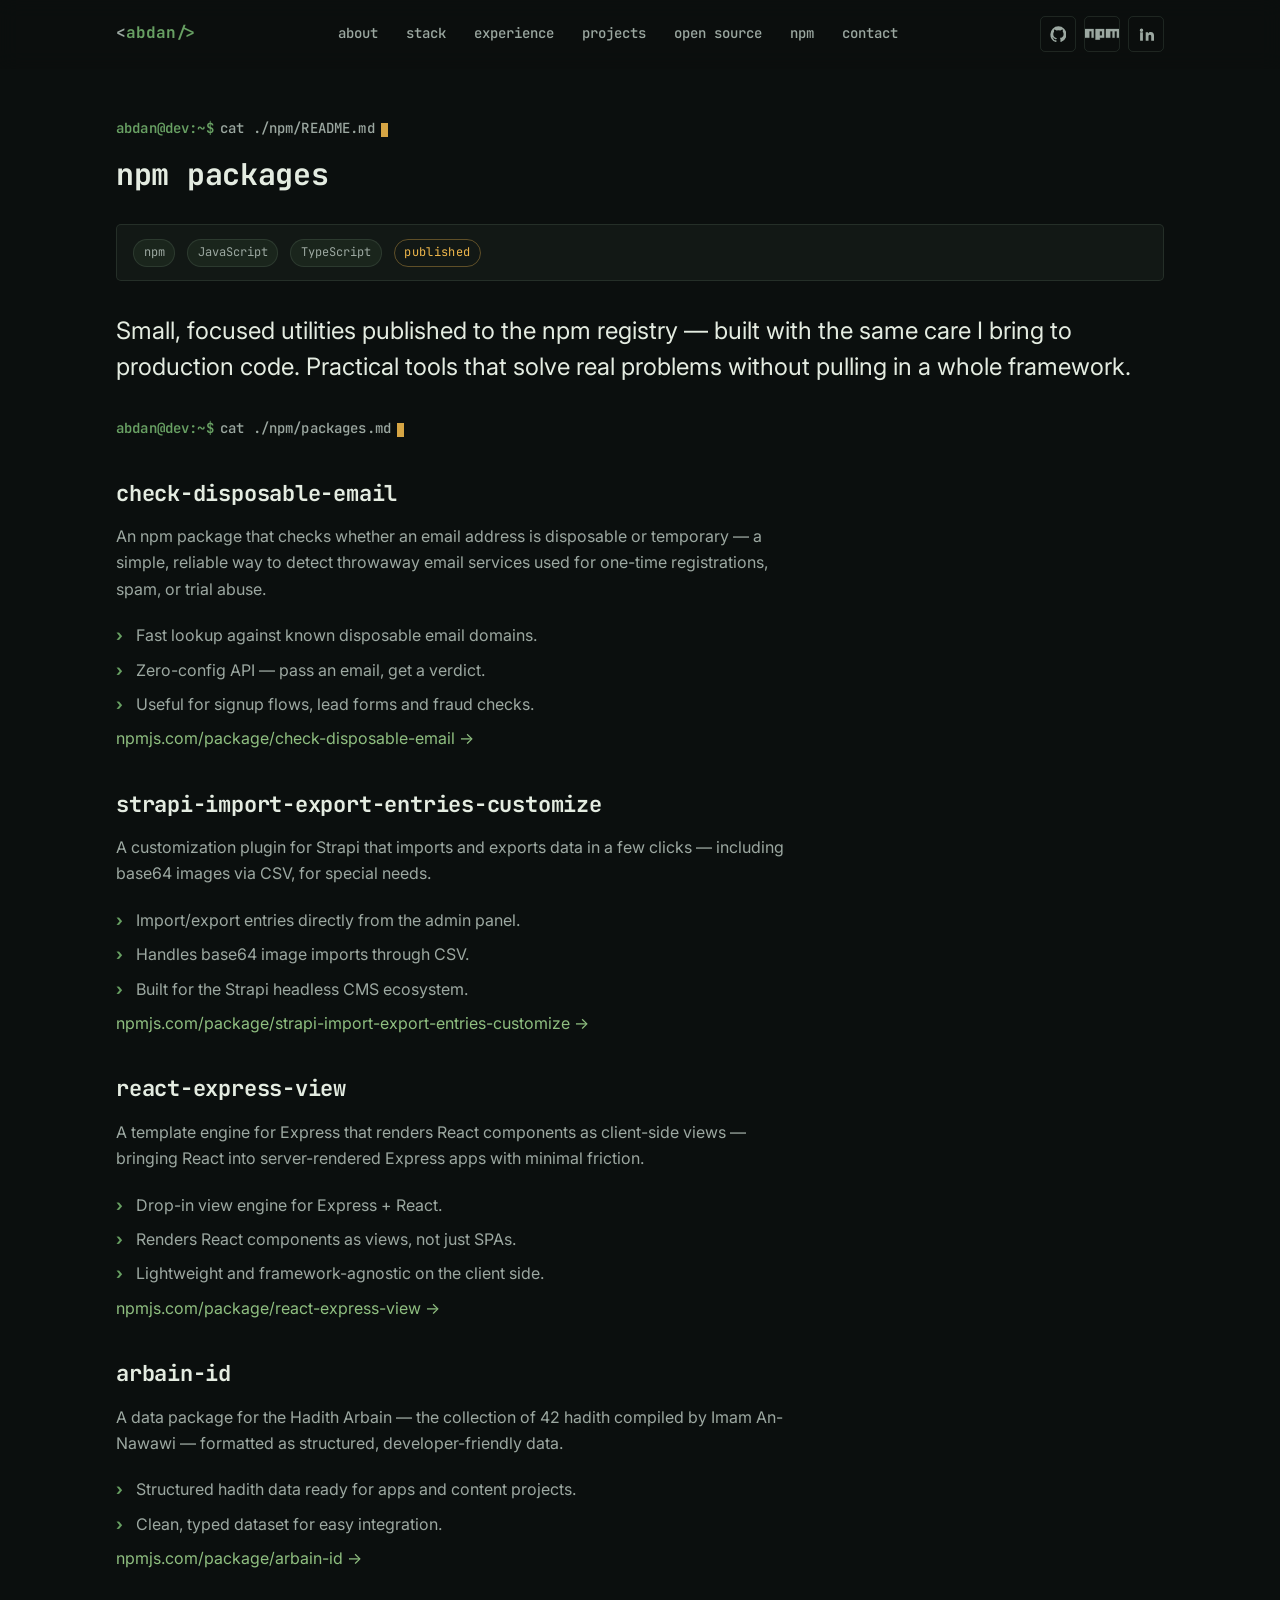
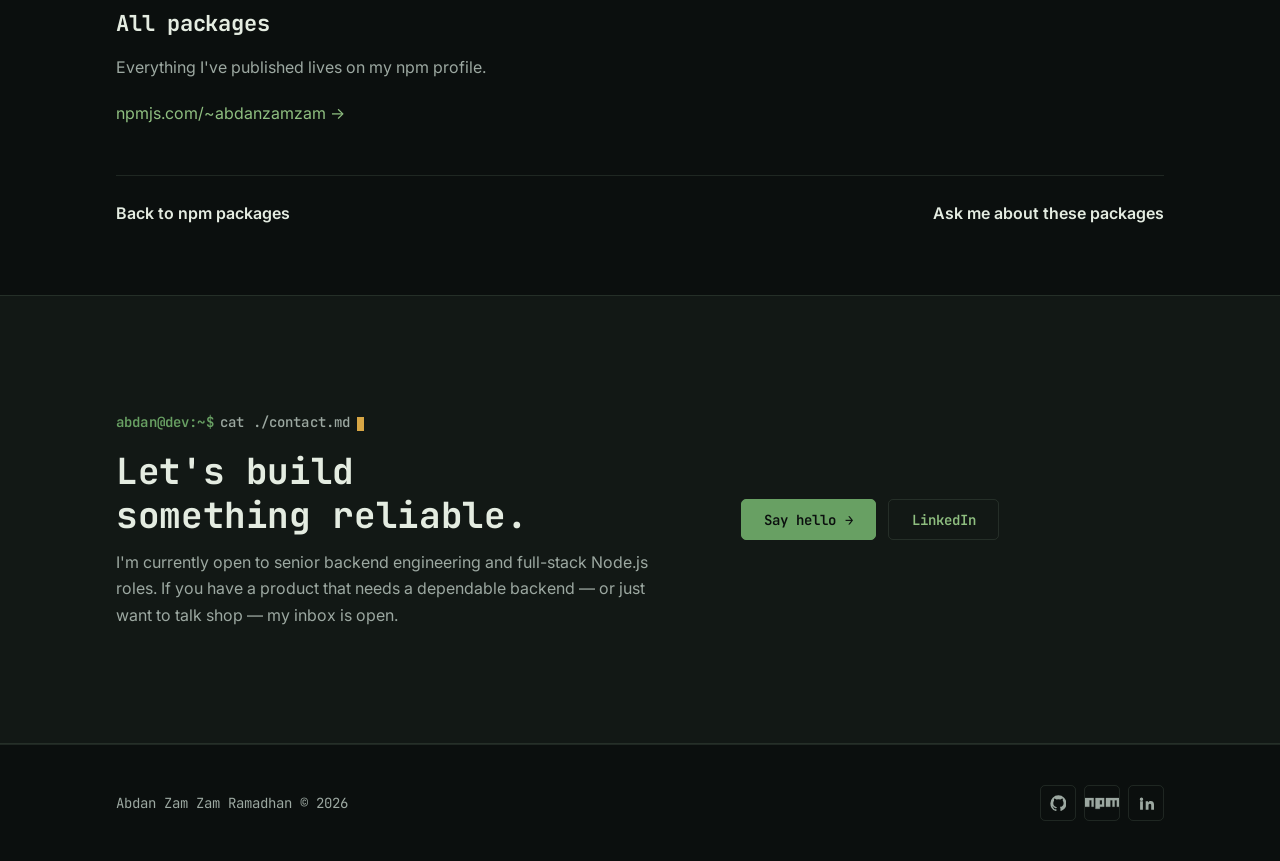
<file: npm.html>
<!doctype html>
<html lang="en">
<head>
  <meta charset="utf-8">
  <meta name="viewport" content="width=device-width, initial-scale=1">

  <!-- Primary meta -->
  <title>npm packages — Abdan Zam Zam Ramadhan</title>
  <meta name="description" content="Published npm packages by Abdan Zam Zam Ramadhan: check-disposable-email, strapi-import-export-entries-customize, react-express-view, and arbain-id.">
  <meta name="author" content="Abdan Zam Zam Ramadhan">
  <meta name="theme-color" content="#0B0F0E">

  <!-- Open Graph -->
  <meta property="og:type" content="article">
  <meta property="og:site_name" content="Abdan Zam Zam Ramadhan">
  <meta property="og:title" content="npm packages">
  <meta property="og:description" content="Published packages on the npm registry — check-disposable-email, strapi-import-export-entries-customize, react-express-view, and arbain-id.">
  <meta property="og:url" content="https://abdanzamzam.github.io/npm.html">
  <meta property="og:image" content="https://abdanzamzam.github.io/assets/images/profile-image.jpg">

  <!-- Favicon -->
  <link rel="icon" type="image/jpeg" href="assets/images/profile-image.jpg">
  <link rel="apple-touch-icon" href="assets/images/profile-image.jpg">

  <!-- Fonts: JetBrains Mono (display) + Inter (body) -->
  <link rel="preconnect" href="https://fonts.googleapis.com">
  <link rel="preconnect" href="https://fonts.gstatic.com" crossorigin>
  <link href="https://fonts.googleapis.com/css2?family=Inter:wght@400;500;600;700&family=JetBrains+Mono:wght@400;500;600;700&display=swap" rel="stylesheet">

  <link href="assets/css/main.css" rel="stylesheet">
</head>

<body>
  <a class="skip-link" href="#main">Skip to content</a>

  <!-- ================= header ================= -->
  <header class="site-header" id="site-header">
    <div class="container header-inner">
      <a class="brand" href="index.html" aria-label="Abdan Zam Zam Ramadhan — home">
        <span class="brand__mark">abdan</span>
      </a>

      <nav class="site-nav" aria-label="Primary">
        <button class="nav-toggle" type="button" aria-expanded="false" aria-controls="site-nav-list" aria-label="Toggle navigation">
          <span></span><span></span><span></span>
        </button>
        <ul class="nav-list" id="site-nav-list">
          <li><a href="index.html#about">about</a></li>
          <li><a href="index.html#stack">stack</a></li>
          <li><a href="index.html#experience">experience</a></li>
          <li><a href="index.html#projects">projects</a></li>
          <li><a href="index.html#open-source">open source</a></li>
          <li><a href="index.html#npm">npm</a></li>
          <li><a href="index.html#contact">contact</a></li>
        </ul>
      </nav>

      <ul class="socials socials--header" aria-label="Social links">
        <li>
          <a href="https://github.com/abdanzamzam/" target="_blank" rel="noopener" aria-label="GitHub profile (opens in new tab)">
            <svg viewBox="0 0 24 24" fill="currentColor" aria-hidden="true" focusable="false"><path d="M12 .5A11.5 11.5 0 0 0 .5 12a11.5 11.5 0 0 0 7.86 10.92c.58.1.79-.25.79-.56v-2c-3.2.7-3.87-1.54-3.87-1.54-.53-1.34-1.29-1.7-1.29-1.7-1.05-.72.08-.7.08-.7 1.16.08 1.77 1.2 1.77 1.2 1.04 1.77 2.7 1.26 3.36.96.1-.75.4-1.26.74-1.55-2.56-.3-5.25-1.28-5.25-5.69 0-1.26.45-2.29 1.19-3.1-.12-.3-.52-1.47.11-3.06 0 0 .97-.32 3.17 1.18a11 11 0 0 1 5.78 0c2.2-1.5 3.17-1.18 3.17-1.18.63 1.59.23 2.76.11 3.06.74.81 1.19 1.84 1.19 3.1 0 4.42-2.7 5.39-5.27 5.67.41.36.78 1.06.78 2.14v3.17c0 .31.2.67.8.56A11.5 11.5 0 0 0 23.5 12 11.5 11.5 0 0 0 12 .5Z"/></svg>
          </a>
        </li>
        <li>
          <a href="https://www.npmjs.com/~abdanzamzam" target="_blank" rel="noopener" aria-label="npm packages by Abdan (opens in new tab)">
            <svg class="socials__npm" viewBox="0 0 780 250" fill="currentColor" stroke="currentColor" stroke-width="5" aria-hidden="true" focusable="false"><path d="M240,250h100v-50h100V0H240V250z M340,50h50v100h-50V50z M480,0v200h100V50h50v150h50V50h50v150h50V0H480z M0,200h100V50h50v150h50V0H0V200z"/></svg>
          </a>
        </li>
        <li>
          <a href="https://www.linkedin.com/in/abdanzamzam/" target="_blank" rel="noopener" aria-label="LinkedIn profile (opens in new tab)">
            <svg viewBox="0 0 24 24" fill="currentColor" aria-hidden="true" focusable="false"><path d="M4.98 3.5a2.49 2.49 0 1 1 0 4.98 2.49 2.49 0 0 1 0-4.98ZM3 9h4v12H3V9Zm7.5 0h3.8v1.71h.05c.53-.95 1.83-1.96 3.77-1.96 4.03 0 4.78 2.65 4.78 6.1V21h-4v-5.4c0-1.29-.02-2.95-1.8-2.95-1.8 0-2.08 1.4-2.08 2.85V21h-4V9Z"/></svg>
          </a>
        </li>
      </ul>
    </div>
  </header>

  <main id="main">
    <!-- ================= work hero ================= -->
    <section class="work-hero" aria-labelledby="work-title">
      <div class="container">

        <p class="eyebrow">cat ./npm/README.md</p>
        <h1 class="section-title" id="work-title">npm packages</h1>
        <div class="work-hero__meta">
          <span class="tag">npm</span>
          <span class="tag">JavaScript</span>
          <span class="tag">TypeScript</span>
          <span class="exp__date">published</span>
        </div>
        <p class="about__lead">
          Small, focused utilities published to the npm registry — built with the same
          care I bring to production code. Practical tools that solve real problems
          without pulling in a whole framework.
        </p>
      </div>
    </section>

    <!-- ================= project body ================= -->
    <section class="section section--tight" aria-label="Package details">
      <div class="container">
        <p class="eyebrow">cat ./npm/packages.md</p>

        <div class="work-section">
          <h2>check-disposable-email</h2>
          <p>
            An npm package that checks whether an email address is disposable or temporary —
            a simple, reliable way to detect throwaway email services used for one-time
            registrations, spam, or trial abuse.
          </p>
          <ul>
            <li>Fast lookup against known disposable email domains.</li>
            <li>Zero-config API — pass an email, get a verdict.</li>
            <li>Useful for signup flows, lead forms and fraud checks.</li>
          </ul>
          <p>
            <a href="https://www.npmjs.com/package/check-disposable-email" target="_blank" rel="noopener">npmjs.com/package/check-disposable-email →</a>
          </p>
        </div>

        <div class="work-section">
          <h2>strapi-import-export-entries-customize</h2>
          <p>
            A customization plugin for Strapi that imports and exports data in a few
            clicks — including base64 images via CSV, for special needs.
          </p>
          <ul>
            <li>Import/export entries directly from the admin panel.</li>
            <li>Handles base64 image imports through CSV.</li>
            <li>Built for the Strapi headless CMS ecosystem.</li>
          </ul>
          <p>
            <a href="https://www.npmjs.com/package/strapi-import-export-entries-customize" target="_blank" rel="noopener">npmjs.com/package/strapi-import-export-entries-customize →</a>
          </p>
        </div>

        <div class="work-section">
          <h2>react-express-view</h2>
          <p>
            A template engine for Express that renders React components as client-side
            views — bringing React into server-rendered Express apps with minimal friction.
          </p>
          <ul>
            <li>Drop-in view engine for Express + React.</li>
            <li>Renders React components as views, not just SPAs.</li>
            <li>Lightweight and framework-agnostic on the client side.</li>
          </ul>
          <p>
            <a href="https://www.npmjs.com/package/react-express-view" target="_blank" rel="noopener">npmjs.com/package/react-express-view →</a>
          </p>
        </div>

        <div class="work-section">
          <h2>arbain-id</h2>
          <p>
            A data package for the Hadith Arbain — the collection of 42 hadith compiled by
            Imam An-Nawawi — formatted as structured, developer-friendly data.
          </p>
          <ul>
            <li>Structured hadith data ready for apps and content projects.</li>
            <li>Clean, typed dataset for easy integration.</li>
          </ul>
          <p>
            <a href="https://www.npmjs.com/package/arbain-id" target="_blank" rel="noopener">npmjs.com/package/arbain-id →</a>
          </p>
        </div>

        <div class="work-section">
          <h2>All packages</h2>
          <p>
            Everything I've published lives on my npm profile.
          </p>
          <p>
            <a href="https://www.npmjs.com/~abdanzamzam" target="_blank" rel="noopener">npmjs.com/~abdanzamzam →</a>
          </p>
        </div>

        <nav class="work-nav" aria-label="Project navigation">
          <a href="index.html#npm">Back to npm packages</a>
          <a href="mailto:abdan.dev@gmail.com?subject=npm%20packages">Ask me about these packages</a>
        </nav>
      </div>
    </section>

    <!-- ================= contact ================= -->
    <section class="contact section" id="contact" aria-labelledby="contact-title">
      <div class="container contact__inner">
        <div>
          <p class="eyebrow" id="contact-title">cat ./contact.md</p>
          <h2 class="contact__title">Let's build something reliable.</h2>
          <p class="contact__text">
            I'm currently open to senior backend engineering and full-stack Node.js roles.
            If you have a product that needs a dependable backend — or just want to talk
            shop — my inbox is open.
          </p>
        </div>
        <div class="contact__actions">
          <a class="btn btn--solid" href="mailto:abdan.dev@gmail.com">Say hello
            <span class="btn__arrow" aria-hidden="true">&rarr;</span>
          </a>
          <a class="btn" href="https://www.linkedin.com/in/abdanzamzam/" target="_blank" rel="noopener">LinkedIn</a>
        </div>
      </div>
    </section>
  </main>

  <!-- ================= footer ================= -->
  <footer class="site-footer">
    <div class="container footer-inner">
      <p class="footer-copy">Abdan Zam Zam Ramadhan © 2026</p>
      <ul class="socials" aria-label="Social links">
        <li>
          <a href="https://github.com/abdanzamzam/" target="_blank" rel="noopener" aria-label="GitHub profile (opens in new tab)">
            <svg viewBox="0 0 24 24" fill="currentColor" aria-hidden="true" focusable="false"><path d="M12 .5A11.5 11.5 0 0 0 .5 12a11.5 11.5 0 0 0 7.86 10.92c.58.1.79-.25.79-.56v-2c-3.2.7-3.87-1.54-3.87-1.54-.53-1.34-1.29-1.7-1.29-1.7-1.05-.72.08-.7.08-.7 1.16.08 1.77 1.2 1.77 1.2 1.04 1.77 2.7 1.26 3.36.96.1-.75.4-1.26.74-1.55-2.56-.3-5.25-1.28-5.25-5.69 0-1.26.45-2.29 1.19-3.1-.12-.3-.52-1.47.11-3.06 0 0 .97-.32 3.17 1.18a11 11 0 0 1 5.78 0c2.2-1.5 3.17-1.18 3.17-1.18.63 1.59.23 2.76.11 3.06.74.81 1.19 1.84 1.19 3.1 0 4.42-2.7 5.39-5.27 5.67.41.36.78 1.06.78 2.14v3.17c0 .31.2.67.8.56A11.5 11.5 0 0 0 23.5 12 11.5 11.5 0 0 0 12 .5Z"/></svg>
          </a>
        </li>
        <li>
          <a href="https://www.npmjs.com/~abdanzamzam" target="_blank" rel="noopener" aria-label="npm packages by Abdan (opens in new tab)">
            <svg class="socials__npm" viewBox="0 0 780 250" fill="currentColor" stroke="currentColor" stroke-width="5" aria-hidden="true" focusable="false"><path d="M240,250h100v-50h100V0H240V250z M340,50h50v100h-50V50z M480,0v200h100V50h50v150h50V50h50v150h50V0H480z M0,200h100V50h50v150h50V0H0V200z"/></svg>
          </a>
        </li>
        <li>
          <a href="https://www.linkedin.com/in/abdanzamzam/" target="_blank" rel="noopener" aria-label="LinkedIn profile (opens in new tab)">
            <svg viewBox="0 0 24 24" fill="currentColor" aria-hidden="true" focusable="false"><path d="M4.98 3.5a2.49 2.49 0 1 1 0 4.98 2.49 2.49 0 0 1 0-4.98ZM3 9h4v12H3V9Zm7.5 0h3.8v1.71h.05c.53-.95 1.83-1.96 3.77-1.96 4.03 0 4.78 2.65 4.78 6.1V21h-4v-5.4c0-1.29-.02-2.95-1.8-2.95-1.8 0-2.08 1.4-2.08 2.85V21h-4V9Z"/></svg>
          </a>
        </li>
      </ul>
    </div>
  </footer>

  <script src="assets/js/main.js"></script>
</body>
</html>
</file>
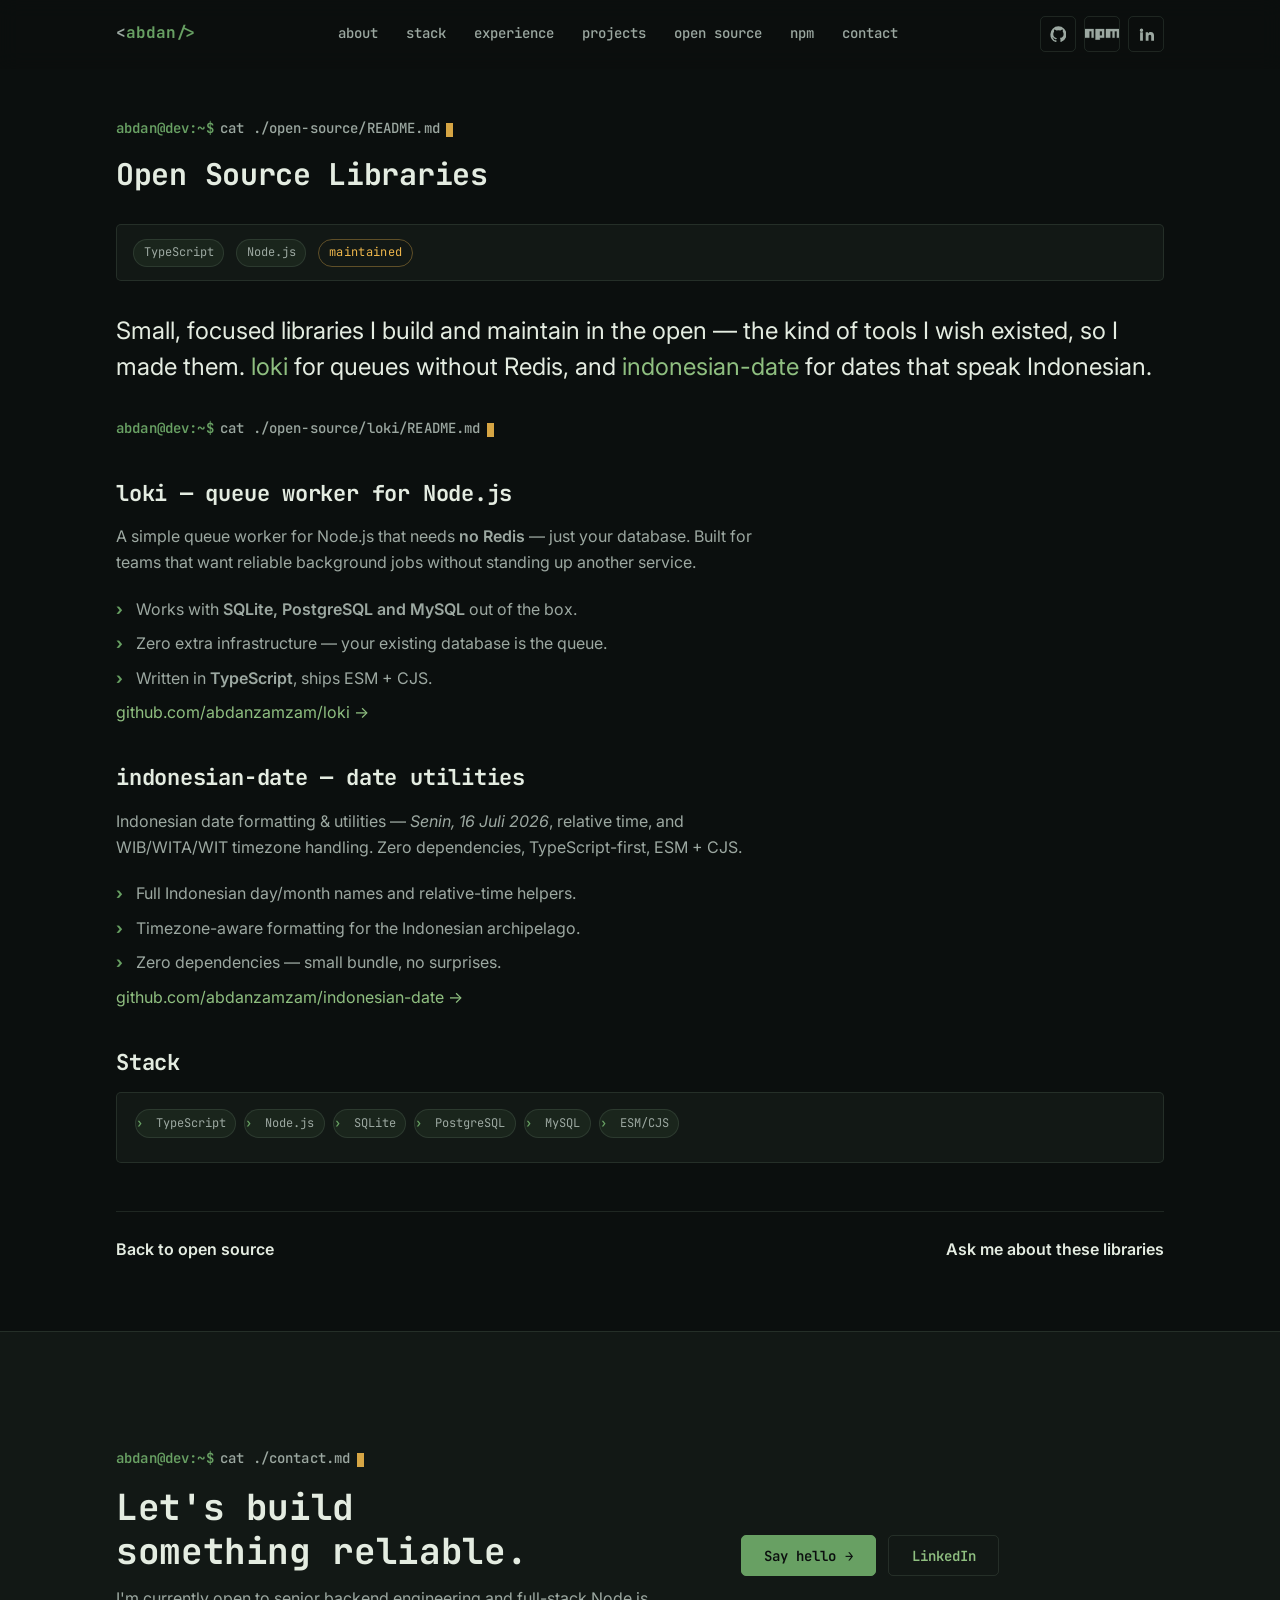
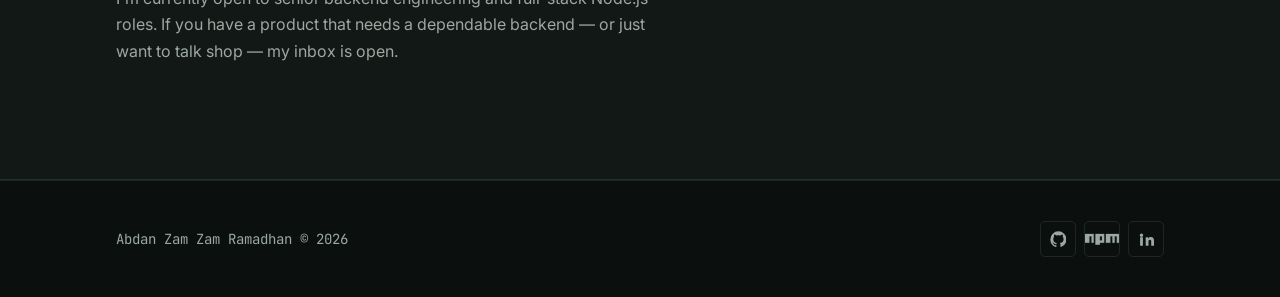
<file: open-source.html>
<!doctype html>
<html lang="en">
<head>
  <meta charset="utf-8">
  <meta name="viewport" content="width=device-width, initial-scale=1">

  <!-- Primary meta -->
  <title>Open Source Libraries — Abdan Zam Zam Ramadhan</title>
  <meta name="description" content="loki — a no-Redis queue worker for Node.js, and indonesian-date — Indonesian date formatting utilities. Open source libraries by Abdan Zam Zam Ramadhan.">
  <meta name="author" content="Abdan Zam Zam Ramadhan">
  <meta name="theme-color" content="#0B0F0E">

  <!-- Open Graph -->
  <meta property="og:type" content="article">
  <meta property="og:site_name" content="Abdan Zam Zam Ramadhan">
  <meta property="og:title" content="Open Source Libraries">
  <meta property="og:description" content="loki — a no-Redis queue worker for Node.js, and indonesian-date — Indonesian date formatting utilities.">
  <meta property="og:url" content="https://abdanzamzam.github.io/open-source.html">
  <meta property="og:image" content="https://abdanzamzam.github.io/assets/images/profile-image.jpg">

  <!-- Favicon -->
  <link rel="icon" type="image/jpeg" href="assets/images/profile-image.jpg">
  <link rel="apple-touch-icon" href="assets/images/profile-image.jpg">

  <!-- Fonts: JetBrains Mono (display) + Inter (body) -->
  <link rel="preconnect" href="https://fonts.googleapis.com">
  <link rel="preconnect" href="https://fonts.gstatic.com" crossorigin>
  <link href="https://fonts.googleapis.com/css2?family=Inter:wght@400;500;600;700&family=JetBrains+Mono:wght@400;500;600;700&display=swap" rel="stylesheet">

  <link href="assets/css/main.css" rel="stylesheet">
</head>

<body>
  <a class="skip-link" href="#main">Skip to content</a>

  <!-- ================= header ================= -->
  <header class="site-header" id="site-header">
    <div class="container header-inner">
      <a class="brand" href="index.html" aria-label="Abdan Zam Zam Ramadhan — home">
        <span class="brand__mark">abdan</span>
      </a>

      <nav class="site-nav" aria-label="Primary">
        <button class="nav-toggle" type="button" aria-expanded="false" aria-controls="site-nav-list" aria-label="Toggle navigation">
          <span></span><span></span><span></span>
        </button>
        <ul class="nav-list" id="site-nav-list">
          <li><a href="index.html#about">about</a></li>
          <li><a href="index.html#stack">stack</a></li>
          <li><a href="index.html#experience">experience</a></li>
          <li><a href="index.html#projects">projects</a></li>
          <li><a href="index.html#open-source">open source</a></li>
          <li><a href="index.html#npm">npm</a></li>
          <li><a href="index.html#contact">contact</a></li>
        </ul>
      </nav>

      <ul class="socials socials--header" aria-label="Social links">
        <li>
          <a href="https://github.com/abdanzamzam/" target="_blank" rel="noopener" aria-label="GitHub profile (opens in new tab)">
            <svg viewBox="0 0 24 24" fill="currentColor" aria-hidden="true" focusable="false"><path d="M12 .5A11.5 11.5 0 0 0 .5 12a11.5 11.5 0 0 0 7.86 10.92c.58.1.79-.25.79-.56v-2c-3.2.7-3.87-1.54-3.87-1.54-.53-1.34-1.29-1.7-1.29-1.7-1.05-.72.08-.7.08-.7 1.16.08 1.77 1.2 1.77 1.2 1.04 1.77 2.7 1.26 3.36.96.1-.75.4-1.26.74-1.55-2.56-.3-5.25-1.28-5.25-5.69 0-1.26.45-2.29 1.19-3.1-.12-.3-.52-1.47.11-3.06 0 0 .97-.32 3.17 1.18a11 11 0 0 1 5.78 0c2.2-1.5 3.17-1.18 3.17-1.18.63 1.59.23 2.76.11 3.06.74.81 1.19 1.84 1.19 3.1 0 4.42-2.7 5.39-5.27 5.67.41.36.78 1.06.78 2.14v3.17c0 .31.2.67.8.56A11.5 11.5 0 0 0 23.5 12 11.5 11.5 0 0 0 12 .5Z"/></svg>
          </a>
        </li>
        <li>
          <a href="https://www.npmjs.com/~abdanzamzam" target="_blank" rel="noopener" aria-label="npm packages by Abdan (opens in new tab)">
            <svg class="socials__npm" viewBox="0 0 780 250" fill="currentColor" stroke="currentColor" stroke-width="5" aria-hidden="true" focusable="false"><path d="M240,250h100v-50h100V0H240V250z M340,50h50v100h-50V50z M480,0v200h100V50h50v150h50V50h50v150h50V0H480z M0,200h100V50h50v150h50V0H0V200z"/></svg>
          </a>
        </li>
        <li>
          <a href="https://www.linkedin.com/in/abdanzamzam/" target="_blank" rel="noopener" aria-label="LinkedIn profile (opens in new tab)">
            <svg viewBox="0 0 24 24" fill="currentColor" aria-hidden="true" focusable="false"><path d="M4.98 3.5a2.49 2.49 0 1 1 0 4.98 2.49 2.49 0 0 1 0-4.98ZM3 9h4v12H3V9Zm7.5 0h3.8v1.71h.05c.53-.95 1.83-1.96 3.77-1.96 4.03 0 4.78 2.65 4.78 6.1V21h-4v-5.4c0-1.29-.02-2.95-1.8-2.95-1.8 0-2.08 1.4-2.08 2.85V21h-4V9Z"/></svg>
          </a>
        </li>
      </ul>
    </div>
  </header>

  <main id="main">
    <!-- ================= work hero ================= -->
    <section class="work-hero" aria-labelledby="work-title">
      <div class="container">

        <p class="eyebrow">cat ./open-source/README.md</p>
        <h1 class="section-title" id="work-title">Open Source Libraries</h1>
        <div class="work-hero__meta">
          <span class="tag">TypeScript</span>
          <span class="tag">Node.js</span>
          <span class="exp__date">maintained</span>
        </div>
        <p class="about__lead">
          Small, focused libraries I build and maintain in the open — the kind of tools
          I wish existed, so I made them. <em>loki</em> for queues without Redis, and
          <em>indonesian-date</em> for dates that speak Indonesian.
        </p>
      </div>
    </section>

    <!-- ================= project body ================= -->
    <section class="section section--tight" aria-label="Library details">
      <div class="container">
        <p class="eyebrow">cat ./open-source/loki/README.md</p>

        <div class="work-section">
          <h2>loki — queue worker for Node.js</h2>
          <p>
            A simple queue worker for Node.js that needs <strong>no Redis</strong> — just
            your database. Built for teams that want reliable background jobs without
            standing up another service.
          </p>
          <ul>
            <li>Works with <strong>SQLite, PostgreSQL and MySQL</strong> out of the box.</li>
            <li>Zero extra infrastructure — your existing database is the queue.</li>
            <li>Written in <strong>TypeScript</strong>, ships ESM + CJS.</li>
          </ul>
          <p>
            <a href="https://github.com/abdanzamzam/loki" target="_blank" rel="noopener">github.com/abdanzamzam/loki →</a>
          </p>
        </div>

        <div class="work-section">
          <h2>indonesian-date — date utilities</h2>
          <p>
            Indonesian date formatting &amp; utilities — <em>Senin, 16 Juli 2026</em>,
            relative time, and WIB/WITA/WIT timezone handling. Zero dependencies,
            TypeScript-first, ESM + CJS.
          </p>
          <ul>
            <li>Full Indonesian day/month names and relative-time helpers.</li>
            <li>Timezone-aware formatting for the Indonesian archipelago.</li>
            <li>Zero dependencies — small bundle, no surprises.</li>
          </ul>
          <p>
            <a href="https://github.com/abdanzamzam/indonesian-date" target="_blank" rel="noopener">github.com/abdanzamzam/indonesian-date →</a>
          </p>
        </div>

        <div class="work-section">
          <h2>Stack</h2>
          <ul class="stack">
            <li class="tag">TypeScript</li>
            <li class="tag">Node.js</li>
            <li class="tag">SQLite</li>
            <li class="tag">PostgreSQL</li>
            <li class="tag">MySQL</li>
            <li class="tag">ESM/CJS</li>
          </ul>
        </div>

        <nav class="work-nav" aria-label="Project navigation">
          <a href="index.html#open-source">Back to open source</a>
          <a href="mailto:abdan.dev@gmail.com?subject=Open%20Source%20Libraries">Ask me about these libraries</a>
        </nav>
      </div>
    </section>

    <!-- ================= contact ================= -->
    <section class="contact section" id="contact" aria-labelledby="contact-title">
      <div class="container contact__inner">
        <div>
          <p class="eyebrow" id="contact-title">cat ./contact.md</p>
          <h2 class="contact__title">Let's build something reliable.</h2>
          <p class="contact__text">
            I'm currently open to senior backend engineering and full-stack Node.js roles.
            If you have a product that needs a dependable backend — or just want to talk
            shop — my inbox is open.
          </p>
        </div>
        <div class="contact__actions">
          <a class="btn btn--solid" href="mailto:abdan.dev@gmail.com">Say hello
            <span class="btn__arrow" aria-hidden="true">&rarr;</span>
          </a>
          <a class="btn" href="https://www.linkedin.com/in/abdanzamzam/" target="_blank" rel="noopener">LinkedIn</a>
        </div>
      </div>
    </section>
  </main>

  <!-- ================= footer ================= -->
  <footer class="site-footer">
    <div class="container footer-inner">
      <p class="footer-copy">Abdan Zam Zam Ramadhan © 2026</p>
      <ul class="socials" aria-label="Social links">
        <li>
          <a href="https://github.com/abdanzamzam/" target="_blank" rel="noopener" aria-label="GitHub profile (opens in new tab)">
            <svg viewBox="0 0 24 24" fill="currentColor" aria-hidden="true" focusable="false"><path d="M12 .5A11.5 11.5 0 0 0 .5 12a11.5 11.5 0 0 0 7.86 10.92c.58.1.79-.25.79-.56v-2c-3.2.7-3.87-1.54-3.87-1.54-.53-1.34-1.29-1.7-1.29-1.7-1.05-.72.08-.7.08-.7 1.16.08 1.77 1.2 1.77 1.2 1.04 1.77 2.7 1.26 3.36.96.1-.75.4-1.26.74-1.55-2.56-.3-5.25-1.28-5.25-5.69 0-1.26.45-2.29 1.19-3.1-.12-.3-.52-1.47.11-3.06 0 0 .97-.32 3.17 1.18a11 11 0 0 1 5.78 0c2.2-1.5 3.17-1.18 3.17-1.18.63 1.59.23 2.76.11 3.06.74.81 1.19 1.84 1.19 3.1 0 4.42-2.7 5.39-5.27 5.67.41.36.78 1.06.78 2.14v3.17c0 .31.2.67.8.56A11.5 11.5 0 0 0 23.5 12 11.5 11.5 0 0 0 12 .5Z"/></svg>
          </a>
        </li>
        <li>
          <a href="https://www.npmjs.com/~abdanzamzam" target="_blank" rel="noopener" aria-label="npm packages by Abdan (opens in new tab)">
            <svg class="socials__npm" viewBox="0 0 780 250" fill="currentColor" stroke="currentColor" stroke-width="5" aria-hidden="true" focusable="false"><path d="M240,250h100v-50h100V0H240V250z M340,50h50v100h-50V50z M480,0v200h100V50h50v150h50V50h50v150h50V0H480z M0,200h100V50h50v150h50V0H0V200z"/></svg>
          </a>
        </li>
        <li>
          <a href="https://www.linkedin.com/in/abdanzamzam/" target="_blank" rel="noopener" aria-label="LinkedIn profile (opens in new tab)">
            <svg viewBox="0 0 24 24" fill="currentColor" aria-hidden="true" focusable="false"><path d="M4.98 3.5a2.49 2.49 0 1 1 0 4.98 2.49 2.49 0 0 1 0-4.98ZM3 9h4v12H3V9Zm7.5 0h3.8v1.71h.05c.53-.95 1.83-1.96 3.77-1.96 4.03 0 4.78 2.65 4.78 6.1V21h-4v-5.4c0-1.29-.02-2.95-1.8-2.95-1.8 0-2.08 1.4-2.08 2.85V21h-4V9Z"/></svg>
          </a>
        </li>
      </ul>
    </div>
  </footer>

  <script src="assets/js/main.js"></script>
</body>
</html>
</file>
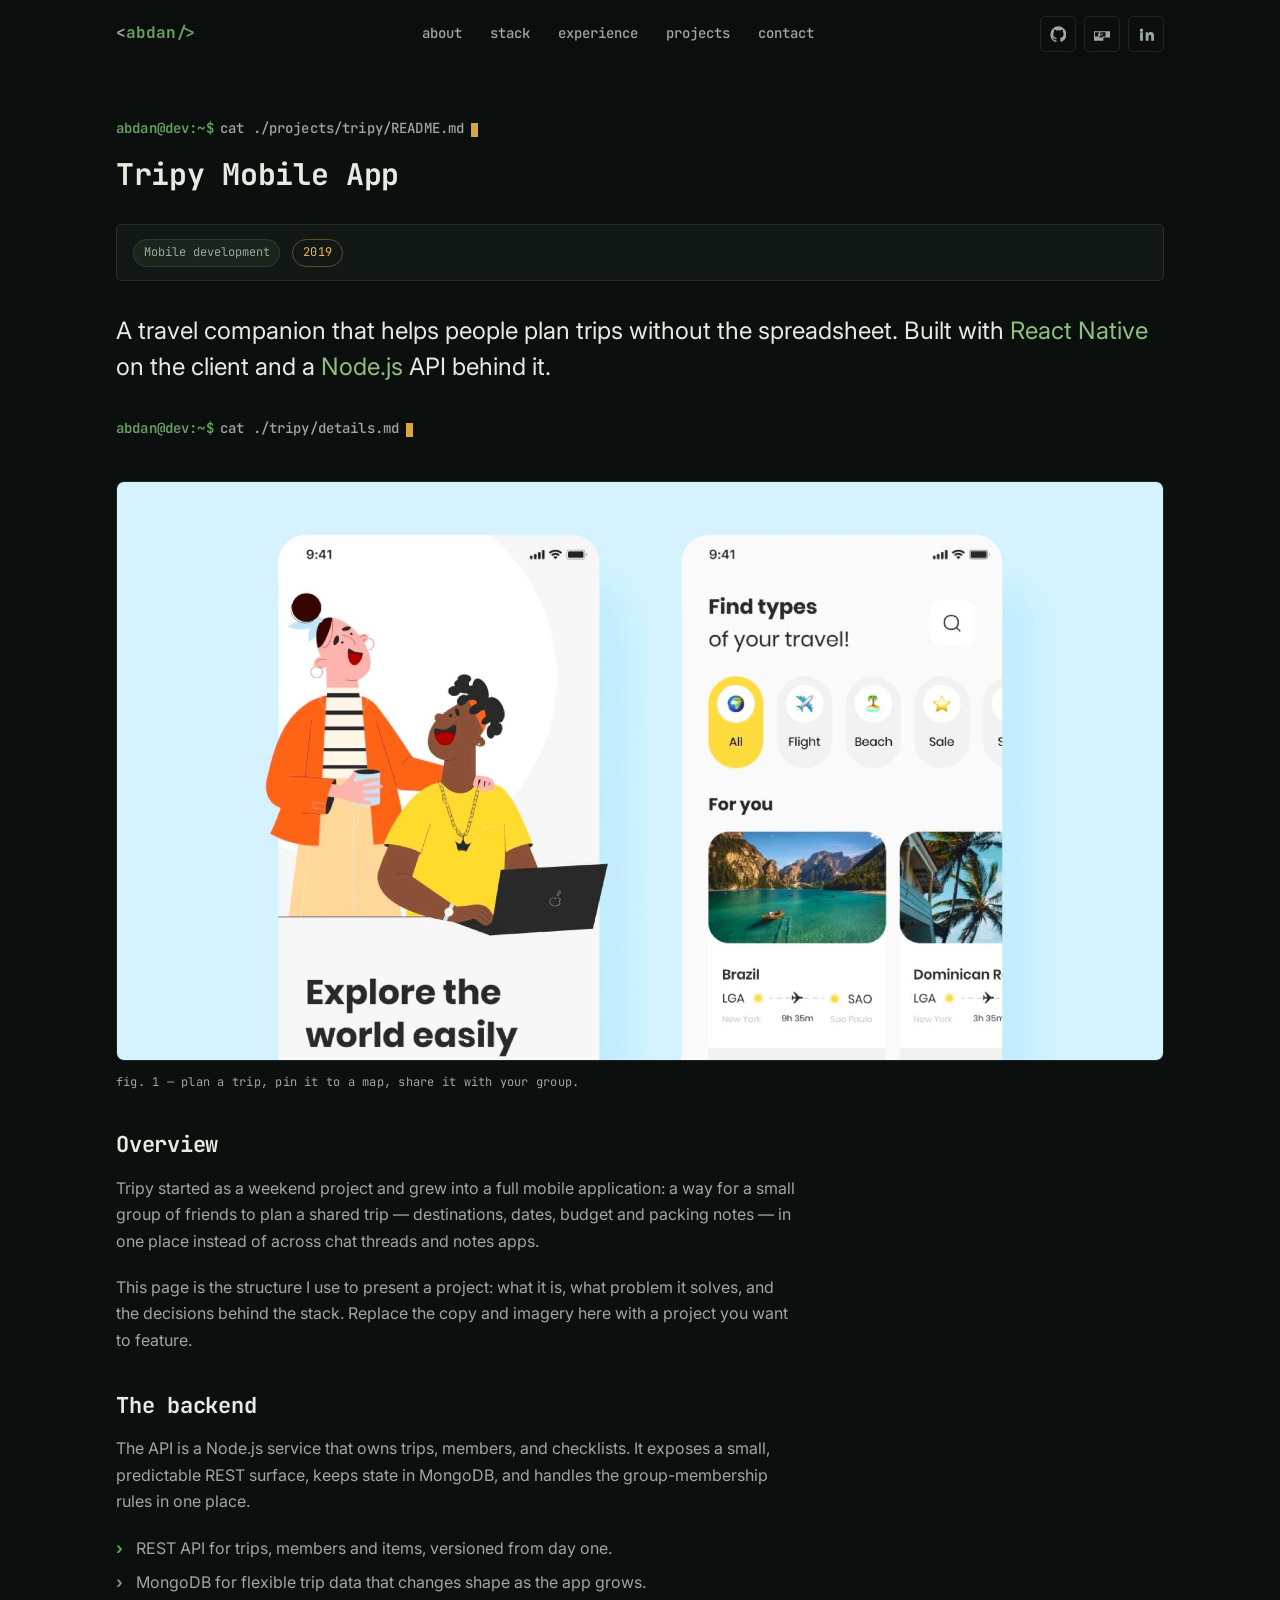
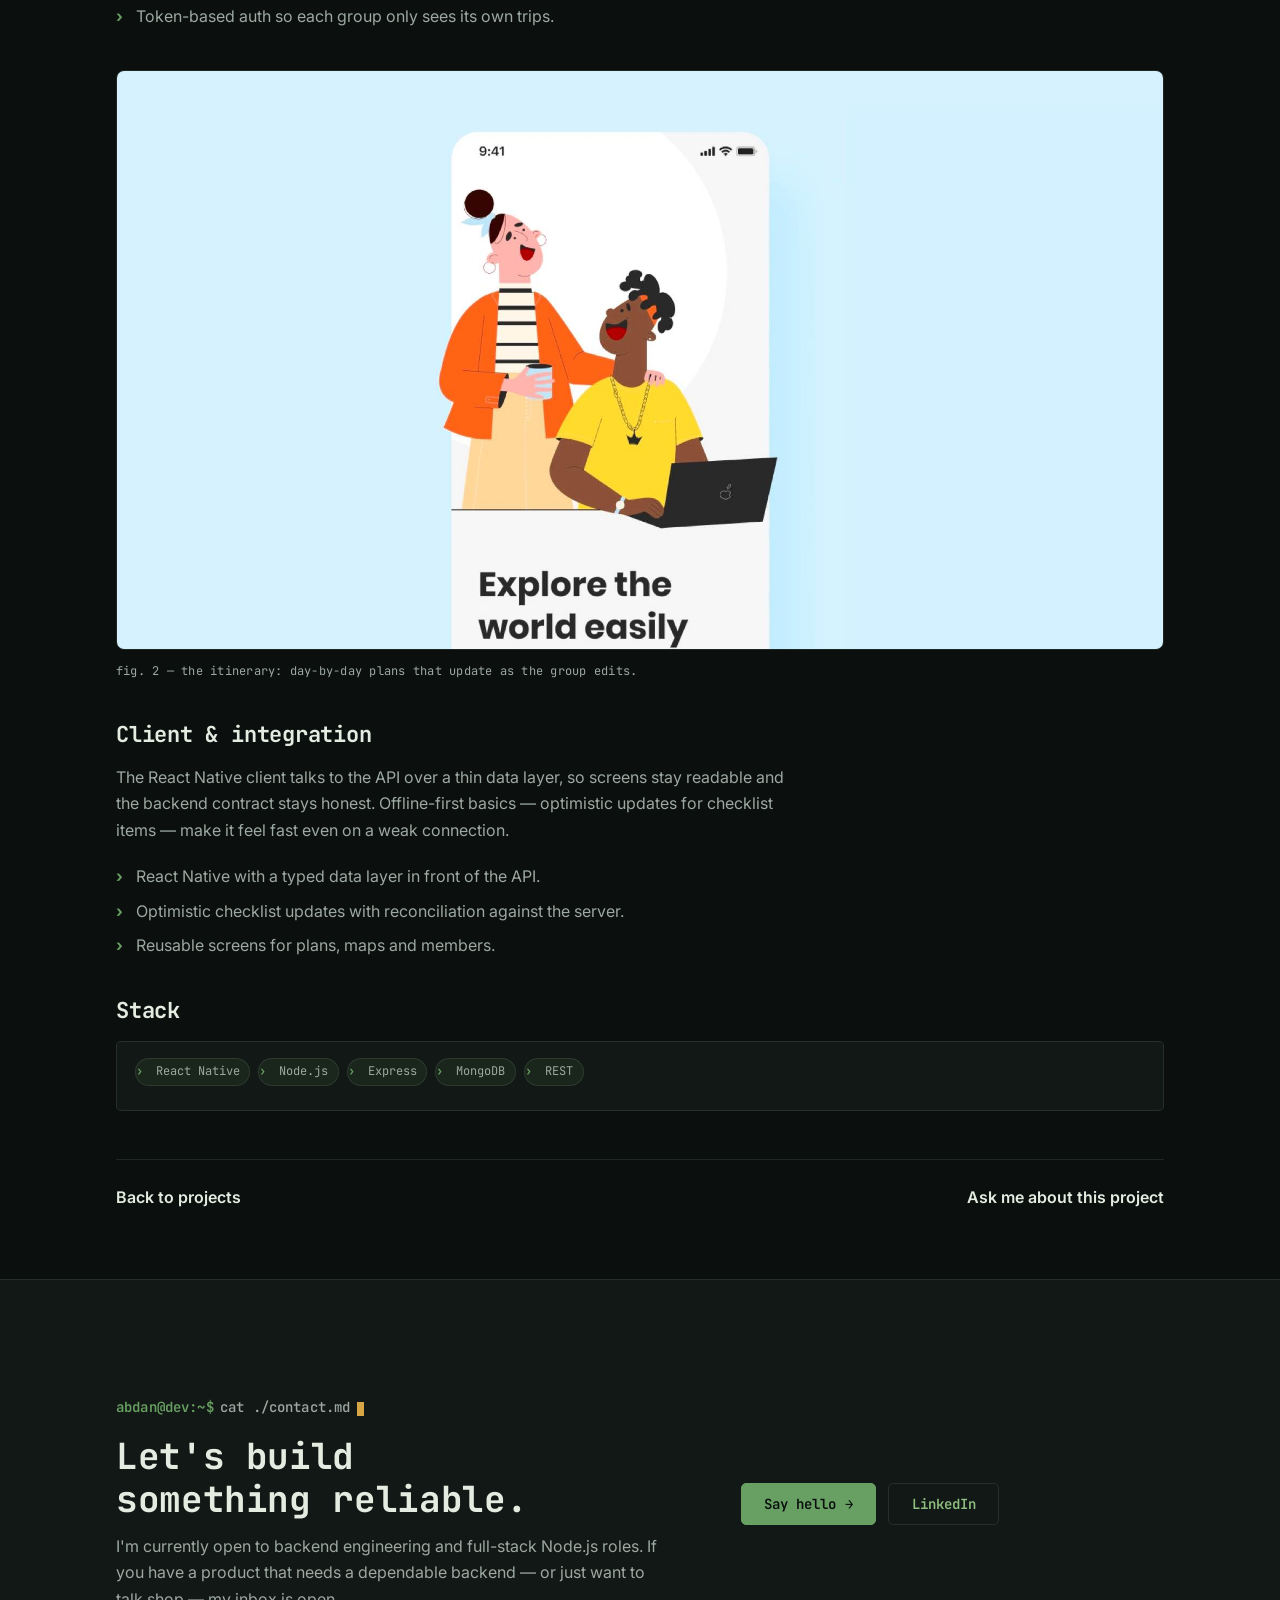
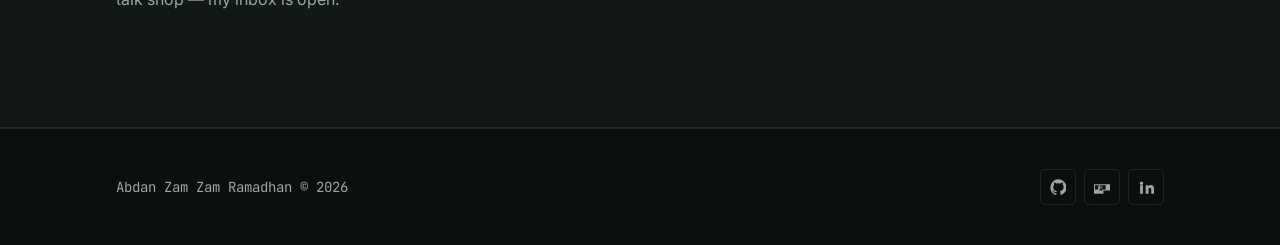
<file: works-details.html>
<!doctype html>
<html lang="en">
<head>
  <meta charset="utf-8">
  <meta name="viewport" content="width=device-width, initial-scale=1">

  <!-- Primary meta -->
  <title>Tripy Mobile App — Abdan Zam Zam Ramadhan</title>
  <meta name="description" content="Tripy — a mobile travel companion built with React Native and a Node.js backend. A project by Abdan Zam Zam Ramadhan.">
  <meta name="author" content="Abdan Zam Zam Ramadhan">
  <meta name="theme-color" content="#0B0F0E">

  <!-- Open Graph -->
  <meta property="og:type" content="article">
  <meta property="og:site_name" content="Abdan Zam Zam Ramadhan">
  <meta property="og:title" content="Tripy Mobile App">
  <meta property="og:description" content="A mobile travel companion built with React Native and a Node.js backend.">
  <meta property="og:url" content="https://abdanzamzam.github.io/works-details.html">
  <meta property="og:image" content="https://abdanzamzam.github.io/assets/images/work-details-image-1.jpg">

  <!-- Favicon -->
  <link rel="icon" type="image/jpeg" href="assets/images/profile-image.jpg">
  <link rel="apple-touch-icon" href="assets/images/profile-image.jpg">

  <!-- Fonts: JetBrains Mono (display) + Inter (body) -->
  <link rel="preconnect" href="https://fonts.googleapis.com">
  <link rel="preconnect" href="https://fonts.gstatic.com" crossorigin>
  <link href="https://fonts.googleapis.com/css2?family=Inter:wght@400;500;600;700&family=JetBrains+Mono:wght@400;500;600;700&display=swap" rel="stylesheet">

  <link href="assets/css/main.css" rel="stylesheet">
</head>

<body>
  <a class="skip-link" href="#main">Skip to content</a>

  <!-- ================= header ================= -->
  <header class="site-header" id="site-header">
    <div class="container header-inner">
      <a class="brand" href="index.html" aria-label="Abdan Zam Zam Ramadhan — home">
        <span class="brand__mark">abdan</span>
      </a>

      <nav class="site-nav" aria-label="Primary">
        <button class="nav-toggle" type="button" aria-expanded="false" aria-controls="site-nav-list" aria-label="Toggle navigation">
          <span></span><span></span><span></span>
        </button>
        <ul class="nav-list" id="site-nav-list">
          <li><a href="index.html#about">about</a></li>
          <li><a href="index.html#stack">stack</a></li>
          <li><a href="index.html#experience">experience</a></li>
          <li><a href="index.html#projects">projects</a></li>
          <li><a href="index.html#contact">contact</a></li>
        </ul>
      </nav>

      <ul class="socials socials--header" aria-label="Social links">
        <li>
          <a href="https://github.com/abdanzamzam/" target="_blank" rel="noopener" aria-label="GitHub profile (opens in new tab)">
            <svg viewBox="0 0 24 24" fill="currentColor" aria-hidden="true" focusable="false"><path d="M12 .5A11.5 11.5 0 0 0 .5 12a11.5 11.5 0 0 0 7.86 10.92c.58.1.79-.25.79-.56v-2c-3.2.7-3.87-1.54-3.87-1.54-.53-1.34-1.29-1.7-1.29-1.7-1.05-.72.08-.7.08-.7 1.16.08 1.77 1.2 1.77 1.2 1.04 1.77 2.7 1.26 3.36.96.1-.75.4-1.26.74-1.55-2.56-.3-5.25-1.28-5.25-5.69 0-1.26.45-2.29 1.19-3.1-.12-.3-.52-1.47.11-3.06 0 0 .97-.32 3.17 1.18a11 11 0 0 1 5.78 0c2.2-1.5 3.17-1.18 3.17-1.18.63 1.59.23 2.76.11 3.06.74.81 1.19 1.84 1.19 3.1 0 4.42-2.7 5.39-5.27 5.67.41.36.78 1.06.78 2.14v3.17c0 .31.2.67.8.56A11.5 11.5 0 0 0 23.5 12 11.5 11.5 0 0 0 12 .5Z"/></svg>
          </a>
        </li>
        <li>
          <a href="https://www.npmjs.com/~abdanzamzam" target="_blank" rel="noopener" aria-label="npm packages by Abdan (opens in new tab)">
            <svg viewBox="0 0 24 24" fill="currentColor" aria-hidden="true" focusable="false"><path d="M0 7.5h24v9H13.5v4.5H0zM1.5 9v6H6v-4.5h1.5V15h1.5V9zm6 0v7.5h4.5v-1.5h4.5V9zm3 1.5V13.5H12v-3zm4.5 0V13.5H15V10.5z"/></svg>
          </a>
        </li>
        <li>
          <a href="https://www.linkedin.com/in/abdanzamzam/" target="_blank" rel="noopener" aria-label="LinkedIn profile (opens in new tab)">
            <svg viewBox="0 0 24 24" fill="currentColor" aria-hidden="true" focusable="false"><path d="M4.98 3.5a2.49 2.49 0 1 1 0 4.98 2.49 2.49 0 0 1 0-4.98ZM3 9h4v12H3V9Zm7.5 0h3.8v1.71h.05c.53-.95 1.83-1.96 3.77-1.96 4.03 0 4.78 2.65 4.78 6.1V21h-4v-5.4c0-1.29-.02-2.95-1.8-2.95-1.8 0-2.08 1.4-2.08 2.85V21h-4V9Z"/></svg>
          </a>
        </li>
      </ul>
    </div>
  </header>

  <main id="main">
    <!-- ================= work hero ================= -->
    <section class="work-hero" aria-labelledby="work-title">
      <div class="container">

        <p class="eyebrow">cat ./projects/tripy/README.md</p>
        <h1 class="section-title" id="work-title">Tripy Mobile App</h1>
        <div class="work-hero__meta">
          <span class="tag">Mobile development</span>
          <span class="exp__date">2019</span>
        </div>
        <p class="about__lead">
          A travel companion that helps people plan trips without the spreadsheet.
          Built with <em>React Native</em> on the client and a <em>Node.js</em> API behind it.
        </p>
      </div>
    </section>

    <!-- ================= project body ================= -->
    <section class="section section--tight" aria-label="Project details">
      <div class="container">
        <p class="eyebrow">cat ./tripy/details.md</p>

        <figure class="work-figure reveal">
          <img src="assets/images/work-details-image-1.jpg" alt="Tripy mobile app home screen showing a trip plan, itinerary and map view">
          <figcaption>fig. 1 — plan a trip, pin it to a map, share it with your group.</figcaption>
        </figure>

        <div class="work-section">
          <h2>Overview</h2>
          <p>
            Tripy started as a weekend project and grew into a full mobile application:
            a way for a small group of friends to plan a shared trip — destinations,
            dates, budget and packing notes — in one place instead of across chat
            threads and notes apps.
          </p>
          <p>
            This page is the structure I use to present a project: what it is, what
            problem it solves, and the decisions behind the stack. Replace the copy and
            imagery here with a project you want to feature.
          </p>
        </div>

        <div class="work-section">
          <h2>The backend</h2>
          <p>
            The API is a Node.js service that owns trips, members, and checklists. It
            exposes a small, predictable REST surface, keeps state in MongoDB, and
            handles the group-membership rules in one place.
          </p>
          <ul>
            <li>REST API for trips, members and items, versioned from day one.</li>
            <li>MongoDB for flexible trip data that changes shape as the app grows.</li>
            <li>Token-based auth so each group only sees its own trips.</li>
          </ul>
        </div>

        <figure class="work-figure reveal">
          <img src="assets/images/work-details-image-2.jpg" alt="Tripy app itinerary screen listing the trip schedule with day-by-day activities">
          <figcaption>fig. 2 — the itinerary: day-by-day plans that update as the group edits.</figcaption>
        </figure>

        <div class="work-section">
          <h2>Client &amp; integration</h2>
          <p>
            The React Native client talks to the API over a thin data layer, so screens
            stay readable and the backend contract stays honest. Offline-first basics —
            optimistic updates for checklist items — make it feel fast even on a weak
            connection.
          </p>
          <ul>
            <li>React Native with a typed data layer in front of the API.</li>
            <li>Optimistic checklist updates with reconciliation against the server.</li>
            <li>Reusable screens for plans, maps and members.</li>
          </ul>
        </div>

        <div class="work-section">
          <h2>Stack</h2>
          <ul class="stack">
            <li class="tag">React Native</li>
            <li class="tag">Node.js</li>
            <li class="tag">Express</li>
            <li class="tag">MongoDB</li>
            <li class="tag">REST</li>
          </ul>
        </div>

        <nav class="work-nav" aria-label="Project navigation">
          <a href="index.html#projects">Back to projects</a>
          <a href="mailto:rabdanzamzam96@gmail.com?subject=Tripy%20Mobile%20App">Ask me about this project</a>
        </nav>
      </div>
    </section>

    <!-- ================= contact ================= -->
    <section class="contact section" id="contact" aria-labelledby="contact-title">
      <div class="container contact__inner">
        <div>
          <p class="eyebrow" id="contact-title">cat ./contact.md</p>
          <h2 class="contact__title">Let's build something reliable.</h2>
          <p class="contact__text">
            I'm currently open to backend engineering and full-stack Node.js roles.
            If you have a product that needs a dependable backend — or just want to talk
            shop — my inbox is open.
          </p>
        </div>
        <div class="contact__actions">
          <a class="btn btn--solid" href="mailto:rabdanzamzam96@gmail.com">Say hello
            <span class="btn__arrow" aria-hidden="true">&rarr;</span>
          </a>
          <a class="btn" href="https://www.linkedin.com/in/abdanzamzam/" target="_blank" rel="noopener">LinkedIn</a>
        </div>
      </div>
    </section>
  </main>

  <!-- ================= footer ================= -->
  <footer class="site-footer">
    <div class="container footer-inner">
      <p class="footer-copy">Abdan Zam Zam Ramadhan © 2026</p>
      <ul class="socials" aria-label="Social links">
        <li>
          <a href="https://github.com/abdanzamzam/" target="_blank" rel="noopener" aria-label="GitHub profile (opens in new tab)">
            <svg viewBox="0 0 24 24" fill="currentColor" aria-hidden="true" focusable="false"><path d="M12 .5A11.5 11.5 0 0 0 .5 12a11.5 11.5 0 0 0 7.86 10.92c.58.1.79-.25.79-.56v-2c-3.2.7-3.87-1.54-3.87-1.54-.53-1.34-1.29-1.7-1.29-1.7-1.05-.72.08-.7.08-.7 1.16.08 1.77 1.2 1.77 1.2 1.04 1.77 2.7 1.26 3.36.96.1-.75.4-1.26.74-1.55-2.56-.3-5.25-1.28-5.25-5.69 0-1.26.45-2.29 1.19-3.1-.12-.3-.52-1.47.11-3.06 0 0 .97-.32 3.17 1.18a11 11 0 0 1 5.78 0c2.2-1.5 3.17-1.18 3.17-1.18.63 1.59.23 2.76.11 3.06.74.81 1.19 1.84 1.19 3.1 0 4.42-2.7 5.39-5.27 5.67.41.36.78 1.06.78 2.14v3.17c0 .31.2.67.8.56A11.5 11.5 0 0 0 23.5 12 11.5 11.5 0 0 0 12 .5Z"/></svg>
          </a>
        </li>
        <li>
          <a href="https://www.npmjs.com/~abdanzamzam" target="_blank" rel="noopener" aria-label="npm packages by Abdan (opens in new tab)">
            <svg viewBox="0 0 24 24" fill="currentColor" aria-hidden="true" focusable="false"><path d="M0 7.5h24v9H13.5v4.5H0zM1.5 9v6H6v-4.5h1.5V15h1.5V9zm6 0v7.5h4.5v-1.5h4.5V9zm3 1.5V13.5H12v-3zm4.5 0V13.5H15V10.5z"/></svg>
          </a>
        </li>
        <li>
          <a href="https://www.linkedin.com/in/abdanzamzam/" target="_blank" rel="noopener" aria-label="LinkedIn profile (opens in new tab)">
            <svg viewBox="0 0 24 24" fill="currentColor" aria-hidden="true" focusable="false"><path d="M4.98 3.5a2.49 2.49 0 1 1 0 4.98 2.49 2.49 0 0 1 0-4.98ZM3 9h4v12H3V9Zm7.5 0h3.8v1.71h.05c.53-.95 1.83-1.96 3.77-1.96 4.03 0 4.78 2.65 4.78 6.1V21h-4v-5.4c0-1.29-.02-2.95-1.8-2.95-1.8 0-2.08 1.4-2.08 2.85V21h-4V9Z"/></svg>
          </a>
        </li>
      </ul>
    </div>
  </footer>

  <script src="assets/js/main.js"></script>
</body>
</html>
</file>
<file: assets/css/main.css>
/* ==========================================================================
   Abdan Zam Zam Ramadhan — portfolio design system
   Theme: "dev terminal" — Node green on a deep, warm-black base.
   --------------------------------------------------------------------------
   Tokens  / Typography / Base / Components / Sections / Motion / Responsive
   ========================================================================== */

/* --------------------------------------------------------------------------
   1. Design tokens
   -------------------------------------------------------------------------- */
:root {
  color-scheme: dark;

  /* palette */
  --bg-deep:        #0B0F0E;   /* page base — near-black, green undertone */
  --bg-panel:       #121815;   /* cards, terminal window */
  --bg-elev:        #171F1B;   /* hovers, raised surfaces */
  --line:           rgba(158, 186, 156, 0.14); /* hairlines */
  --ink:            #E4ECE1;   /* primary text */
  --muted:          #9CA8A1;   /* secondary text */
  --node-green:     #68A063;   /* primary accent — Node.js green */
  --node-bright:    #8FBF80;   /* interactive green (links, focus) */
  --amber:          #EDB64B;   /* secondary accent — terminal gold */

  /* typography */
  --font-mono: 'JetBrains Mono', ui-monospace, 'SFMono-Regular', Menlo, Consolas, monospace;
  --font-body: 'Inter', system-ui, -apple-system, 'Segoe UI', Roboto, sans-serif;

  /* scale (rem, base 16px) — 1.25 major third */
  --fs-xs:   0.75rem;   /* 12px */
  --fs-sm:   0.875rem;  /* 14px */
  --fs-base: 1rem;      /* 16px */
  --fs-md:   1.125rem;  /* 18px */
  --fs-lg:   1.375rem;  /* 22px */
  --fs-xl:   1.75rem;   /* 28px */
  --fs-2xl:  2.5rem;    /* 40px */
  --fs-3xl:  3.25rem;   /* 52px */

  /* layout */
  --container: 68rem;
  --section-pad: clamp(4rem, 9vw, 7.5rem);
  --radius: 0.5rem;
  --radius-sm: 0.3125rem;
  --gap: clamp(1.25rem, 3vw, 2.25rem);

  /* elevation */
  --shadow-window: 0 0 0 1px var(--line), 0 1.5rem 3.5rem -1.5rem rgba(0, 0, 0, 0.6);
}

/* --------------------------------------------------------------------------
   2. Reset & base
   -------------------------------------------------------------------------- */
*,
*::before,
*::after { box-sizing: border-box; }

html {
  scroll-behavior: smooth;
  scroll-padding-top: 5.5rem;
}

body {
  margin: 0;
  background: var(--bg-deep);
  color: var(--ink);
  font-family: var(--font-body);
  font-size: var(--fs-base);
  line-height: 1.65;
  -webkit-font-smoothing: antialiased;
  text-rendering: optimizeLegibility;
  overflow-x: hidden;
}

h1, h2, h3, h4, h5 {
  margin: 0 0 0.6em;
  font-family: var(--font-mono);
  font-weight: 700;
  line-height: 1.2;
  letter-spacing: -0.01em;
  text-wrap: balance;
}

p { margin: 0 0 1.25rem; }
p:last-child { margin-bottom: 0; }

a {
  color: var(--node-bright);
  text-decoration: none;
  border-radius: var(--radius-sm);
}
a:hover { color: var(--amber); }

ul, ol { margin: 0; padding: 0; }
li { list-style: none; }

img, svg {
  display: block;
  max-width: 100%;
  height: auto;
}

figure { margin: 0; }

strong { font-weight: 600; }

::selection {
  background: var(--node-green);
  color: var(--bg-deep);
}

/* Visible keyboard focus — never globally disable outlines */
:focus-visible {
  outline: 2px solid var(--node-bright);
  outline-offset: 3px;
}

/* Skip link */
.skip-link {
  position: absolute;
  left: 0.75rem;
  top: -3.5rem;
  z-index: 100;
  padding: 0.75rem 1rem;
  background: var(--node-bright);
  color: var(--bg-deep);
  font-family: var(--font-mono);
  font-size: var(--fs-sm);
  font-weight: 700;
  border-radius: var(--radius-sm);
  transition: top 0.2s ease;
}
.skip-link:focus-visible { top: 0.75rem; }

/* --------------------------------------------------------------------------
   3. Layout primitives
   -------------------------------------------------------------------------- */
.container {
  width: 100%;
  max-width: var(--container);
  margin-inline: auto;
  padding-inline: 1.25rem;
}

.section { padding-block: var(--section-pad); }

.section--tight { padding-top: 0; padding-bottom: calc(var(--section-pad) * 0.6); }

.grid {
  display: grid;
  gap: var(--gap);
}

/* Eyebrow — a terminal-prompt line above each section title */
.eyebrow {
  display: block;
  margin: 0 0 1rem;
  font-family: var(--font-mono);
  font-size: var(--fs-sm);
  font-weight: 500;
  letter-spacing: 0.01em;
  color: var(--muted);
  overflow-wrap: anywhere;
}
.eyebrow::before {
  content: 'abdan@dev:~$';
  color: var(--node-green);
  font-weight: 600;
  margin-right: 0.4rem;
}
.eyebrow::after {
  content: '';
  display: inline-block;
  width: 0.5em;
  height: 1em;
  margin-left: 0.4rem;
  vertical-align: text-bottom;
  background: var(--amber);
  opacity: 0.9;
}

.section-title {
  font-size: clamp(1.375rem, 2.4vw, 1.875rem);
  color: var(--ink);
  margin-bottom: 2rem;
}

/* --------------------------------------------------------------------------
   4. Buttons
   -------------------------------------------------------------------------- */
.btn {
  display: inline-flex;
  align-items: center;
  gap: 0.55rem;
  padding: 0.8rem 1.4rem;
  font-family: var(--font-mono);
  font-size: var(--fs-sm);
  font-weight: 600;
  line-height: 1;
  color: var(--node-bright);
  background: transparent;
  border: 1px solid var(--line);
  border-radius: var(--radius-sm);
  cursor: pointer;
  transition: border-color 0.2s ease, color 0.2s ease, background-color 0.2s ease;
}
.btn:hover {
  color: var(--amber);
  border-color: rgba(237, 182, 75, 0.5);
  background: rgba(237, 182, 75, 0.05);
}
.btn--solid {
  color: var(--bg-deep);
  background: var(--node-green);
  border-color: var(--node-green);
}
.btn--solid:hover {
  color: var(--bg-deep);
  background: var(--node-bright);
  border-color: var(--node-bright);
}
.btn .btn__arrow { transition: transform 0.2s ease; }
.btn:hover .btn__arrow { transform: translateX(3px); }
.btn--back .btn__arrow { transform: rotate(180deg); }
.btn--back:hover .btn__arrow { transform: rotate(180deg) translateX(3px); }

/* --------------------------------------------------------------------------
   5. Header / nav
   -------------------------------------------------------------------------- */
.site-header {
  position: sticky;
  top: 0;
  z-index: 50;
  background: color-mix(in srgb, var(--bg-deep) 82%, transparent);
  -webkit-backdrop-filter: blur(10px);
  backdrop-filter: blur(10px);
  border-bottom: 1px solid transparent;
  transition: border-color 0.3s ease;
}
.site-header.is-scrolled { border-color: var(--line); }

.header-inner {
  display: flex;
  align-items: center;
  justify-content: space-between;
  gap: 1rem;
  height: 4.25rem;
}

.brand {
  font-family: var(--font-mono);
  font-size: var(--fs-base);
  font-weight: 700;
  color: var(--ink);
  display: inline-flex;
  align-items: center;
  gap: 0.6rem;
  white-space: nowrap;
}
.brand .brand__mark {
  color: var(--node-green);
  display: inline-block;
  transform: translateY(-1px);
}
.brand .brand__mark::before { content: '<'; color: var(--muted); }
.brand .brand__mark::after  { content: '/>'; }
.brand:hover { color: var(--ink); }

/* Desktop nav */
.nav-list {
  display: flex;
  align-items: center;
  gap: clamp(0.5rem, 1.6vw, 1.25rem);
}
.nav-list a {
  font-family: var(--font-mono);
  font-size: var(--fs-sm);
  font-weight: 500;
  color: var(--muted);
  padding: 0.4rem 0.25rem;
  min-height: 2.75rem;
  display: inline-flex;
  align-items: center;
  border-bottom: 1px solid transparent;
  border-radius: 0;
}
.nav-list a:hover { color: var(--ink); }
.nav-list a.is-active { color: var(--ink); border-bottom-color: var(--node-green); }

/* Mobile toggle + panel */
.nav-toggle {
  display: none;
  flex-direction: column;
  justify-content: center;
  gap: 5px;
  width: 2.5rem;
  height: 2.5rem;
  padding: 0.55rem;
  background: transparent;
  border: 1px solid var(--line);
  border-radius: var(--radius-sm);
  cursor: pointer;
}
.nav-toggle span {
  display: block;
  height: 2px;
  width: 100%;
  background: var(--ink);
  border-radius: 2px;
  transition: transform 0.25s ease, opacity 0.25s ease;
}
.nav-toggle[aria-expanded='true'] span:nth-child(1) { transform: translateY(7px) rotate(45deg); }
.nav-toggle[aria-expanded='true'] span:nth-child(2) { opacity: 0; }
.nav-toggle[aria-expanded='true'] span:nth-child(3) { transform: translateY(-7px) rotate(-45deg); }

/* --------------------------------------------------------------------------
   6. Terminal (signature hero)
   -------------------------------------------------------------------------- */
.hero { padding-block: clamp(2rem, 5vw, 3.25rem) var(--section-pad); }

.terminal {
  width: 100%;
  max-width: var(--container);
  margin-inline: auto;
  background: var(--bg-panel);
  border: 1px solid var(--line);
  border-radius: var(--radius);
  box-shadow: var(--shadow-window);
  overflow: hidden;
  font-family: var(--font-mono);
}

.terminal__bar {
  display: flex;
  align-items: center;
  gap: 0.5rem;
  padding: 0.75rem 1rem;
  background: var(--bg-elev);
  border-bottom: 1px solid var(--line);
}
.terminal__dot {
  width: 0.7rem;
  height: 0.7rem;
  border-radius: 50%;
  background: var(--line);
}
.terminal__dot:nth-child(1) { background: #E06C60; }
.terminal__dot:nth-child(2) { background: #E5B95B; }
.terminal__dot:nth-child(3) { background: #68A063; }
.terminal__title {
  flex: 1;
  text-align: center;
  font-size: var(--fs-xs);
  color: var(--muted);
  letter-spacing: 0.04em;
  white-space: nowrap;
  overflow: hidden;
  text-overflow: ellipsis;
}
.terminal__title code {
  background: none;
  color: var(--muted);
  padding: 0;
}

.terminal__body {
  padding: clamp(1.25rem, 3.5vw, 2.25rem);
  font-size: clamp(0.8125rem, 1.8vw, 1rem);
  line-height: 1.8;
  min-height: 24rem;
}

.term-line { display: flex; flex-wrap: wrap; align-items: center; gap: 0 0.5rem; }
.term-line--cmd { margin-block: 1rem 0.35rem; }

/* The final cursor line sits below the CTA buttons — give it a bit more breathing room. */
.term-line[data-cursor-line] { padding-top: 0.75rem; }
.term-prompt {
  color: var(--node-green);
  font-weight: 600;
  white-space: nowrap;
}
.term-prompt .term-prompt__tilde { color: var(--muted); }
.term-cmd { color: var(--ink); word-break: break-word; }

.term-out {
  color: var(--muted);
  overflow-wrap: anywhere;
  word-break: break-word;
}
.term-out strong { color: var(--ink); }
.term-out .term-out__accent { color: var(--node-bright); }

.term-out--name { font-size: 1.35em; line-height: 1.3; color: var(--ink); font-weight: 700; margin: 0.25rem 0 0.5rem; }

.term-out--block {
  padding-left: 0.5rem;
  border-left: 2px solid var(--line);
  margin-top: 0.5rem;
}

.term-comment { color: var(--muted); opacity: 0.8; }

.term-list { margin: 0.35rem 0 0.75rem; }
.term-list li {
  font-family: var(--font-mono);
  color: var(--muted);
  padding-left: 1.25rem;
  position: relative;
  margin-bottom: 0.25rem;
}
.term-list li::before {
  content: '›';
  position: absolute;
  left: 0;
  color: var(--node-green);
  font-weight: 700;
}

.term-cursor {
  display: inline-block;
  width: 0.6em;
  height: 1.3em;
  margin-left: 0.15rem;
  vertical-align: text-bottom;
  background: var(--amber);
  animation: blink 1.1s steps(2, start) infinite;
}
@keyframes blink { 50% { opacity: 0; } }

/* Typed lines & outputs are hidden only while JS drives the terminal,
   so the full content stays visible for no-JS / assistive tech users. */
.js .term-line--hidden,
.js .term-out--hidden { display: none; }

.term-cta {
  margin-top: 1.75rem;
  display: flex;
  flex-wrap: wrap;
  gap: 0.75rem;
}

/* Tighten the terminal hero at small widths so it fits without overflow */
@media (max-width: 26rem) {
  .hero { padding-top: 1.25rem; }
  .terminal__body {
    padding: 1.1rem;
    font-size: 0.8125rem;
    min-height: 0;
    line-height: 1.75;
  }
  .term-cta { flex-direction: column; }
  .term-cta .btn { justify-content: center; }
}

/* Status strip under terminal */
.hero-status {
  margin-top: 1.25rem;
  display: flex;
  flex-wrap: wrap;
  gap: 0.5rem 1.75rem;
  font-family: var(--font-mono);
  font-size: var(--fs-sm);
  color: var(--muted);
}
.hero-status b {
  color: var(--node-bright);
  font-weight: 600;
}

/* --------------------------------------------------------------------------
   7. About
   -------------------------------------------------------------------------- */
.about__grid {
  display: grid;
  grid-template-columns: 1fr;
  gap: var(--gap);
  align-items: start;
}
.about__lead {
  font-size: clamp(1.125rem, 2.2vw, 1.5rem);
  line-height: 1.5;
  font-weight: 400;
  color: var(--ink);
  margin-bottom: 1.25rem;
}
.about__lead em { color: var(--node-bright); font-style: normal; }

.about__text { color: var(--muted); max-width: 46rem; }

.about__aside {
  background: var(--bg-panel);
  border: 1px solid var(--line);
  border-radius: var(--radius);
  padding: 1.5rem;
  font-size: var(--fs-sm);
}
.about__portrait {
  margin: -1.5rem -1.5rem 1.5rem;
  border-bottom: 1px solid var(--line);
  overflow: hidden;
  border-radius: var(--radius) var(--radius) 0 0;
}
.about__portrait img { width: 100%; }
.about__aside-title {
  font-family: var(--font-mono);
  font-size: var(--fs-xs);
  text-transform: uppercase;
  letter-spacing: 0.08em;
  color: var(--muted);
  margin-bottom: 1rem;
}
.about__aside dl { display: grid; grid-template-columns: auto 1fr; gap: 0.6rem 1rem; margin: 0; }
.about__aside dt { color: var(--node-green); font-family: var(--font-mono); font-weight: 600; }
.about__aside dd { margin: 0; color: var(--ink); overflow-wrap: anywhere; }

/* --------------------------------------------------------------------------
   8. Skills
   -------------------------------------------------------------------------- */
.skills__cols {
  display: grid;
  grid-template-columns: 1fr;
  gap: clamp(1.75rem, 5vw, 4rem);
}
.skills__group-title {
  font-family: var(--font-mono);
  font-size: var(--fs-sm);
  font-weight: 700;
  letter-spacing: 0.05em;
  text-transform: uppercase;
  color: var(--amber);
  margin-bottom: 1.25rem;
  display: flex;
  align-items: center;
  gap: 0.75rem;
}
.skills__group-title::before {
  content: '';
  width: 1.5rem;
  height: 1px;
  background: var(--amber);
  opacity: 0.5;
}

.chips { display: flex; flex-wrap: wrap; gap: 0.65rem; }
.chip {
  font-family: var(--font-mono);
  font-size: var(--fs-sm);
  color: var(--ink);
  background: var(--bg-panel);
  border: 1px solid var(--line);
  border-radius: 100px;
  padding: 0.45rem 0.95rem;
  transition: border-color 0.2s ease, color 0.2s ease;
}
.chip:hover {
  border-color: var(--node-green);
  color: var(--node-bright);
}
.chip--accent { border-color: rgba(104, 160, 99, 0.45); }

/* --------------------------------------------------------------------------
   9. Experience
   -------------------------------------------------------------------------- */
.timeline { position: relative; padding-left: 1.5rem; }
.timeline::before {
  content: '';
  position: absolute;
  left: 0;
  top: 0.25rem;
  bottom: 0.25rem;
  width: 1px;
  background: linear-gradient(var(--node-green), var(--line));
}

.timeline__item { position: relative; padding-bottom: 2.75rem; }
.timeline__item:last-child { padding-bottom: 0; }
.timeline__item::before {
  content: '';
  position: absolute;
  left: calc(-1.5rem - 4px);
  top: 0.4rem;
  width: 9px;
  height: 9px;
  border-radius: 50%;
  background: var(--bg-deep);
  border: 2px solid var(--node-green);
}

.exp__meta {
  display: flex;
  flex-wrap: wrap;
  align-items: baseline;
  gap: 0.25rem 0.75rem;
  margin-bottom: 0.75rem;
}
.exp__role {
  font-family: var(--font-mono);
  font-size: var(--fs-md);
  font-weight: 700;
  color: var(--ink);
}
.exp__company { color: var(--node-bright); font-weight: 600; }
.exp__date {
  font-family: var(--font-mono);
  font-size: var(--fs-xs);
  letter-spacing: 0.03em;
  color: var(--amber);
  border: 1px solid rgba(237, 182, 75, 0.35);
  border-radius: 100px;
  padding: 0.2rem 0.6rem;
  white-space: nowrap;
}

.exp__desc { color: var(--muted); font-size: var(--fs-sm); max-width: 42rem; }
.exp__desc + .exp__highlights { margin-top: 1rem; }

.exp__highlights { margin: 0.75rem 0 0; }
.exp__highlights li {
  position: relative;
  padding-left: 1.25rem;
  color: var(--muted);
  font-size: var(--fs-sm);
  line-height: 1.7;
  margin-bottom: 0.5rem;
}
.exp__highlights li::before {
  content: '';
  position: absolute;
  left: 0;
  top: 0.65em;
  width: 6px;
  height: 6px;
  border-radius: 1px;
  background: var(--node-green);
  transform: rotate(45deg);
}
.exp__highlights li strong { color: var(--ink); }

/* Achievements & community — tucked under the timeline, same visual language */
.exp__extra {
  margin-top: 2.5rem;
  padding-top: 1.5rem;
  border-top: 1px solid var(--line);
}
.exp__extra-title {
  font-family: var(--font-mono);
  font-size: var(--fs-sm);
  font-weight: 600;
  letter-spacing: 0.02em;
  color: var(--amber);
  margin: 0 0 0.9rem;
}

/* --------------------------------------------------------------------------
   10. Projects
   -------------------------------------------------------------------------- */
.projects__grid {
  display: grid;
  grid-template-columns: 1fr;
  gap: 1.25rem;
}

.project-card {
  display: flex;
  flex-direction: column;
  gap: 0.25rem;
  padding: 1.5rem;
  background: var(--bg-panel);
  border: 1px solid var(--line);
  border-radius: var(--radius);
  transition: border-color 0.25s ease, transform 0.25s ease, background-color 0.25s ease;
}
.project-card:hover {
  border-color: rgba(104, 160, 99, 0.5);
  background: var(--bg-elev);
  transform: translateY(-3px);
}
.project-card__head {
  display: flex;
  align-items: flex-start;
  justify-content: space-between;
  gap: 0.75rem;
  margin-bottom: 0.5rem;
}
.project-card__title {
  font-family: var(--font-mono);
  font-size: var(--fs-lg);
  font-weight: 700;
  color: var(--ink);
  margin: 0;
  line-height: 1.25;
}
.project-card__external {
  display: inline-flex;
  align-items: center;
  justify-content: center;
  width: 2rem;
  height: 2rem;
  flex: none;
  border: 1px solid var(--line);
  border-radius: var(--radius-sm);
  color: var(--muted);
  transition: color 0.2s ease, border-color 0.2s ease;
}
.project-card__external:hover { color: var(--node-bright); border-color: var(--node-green); }
.project-card__external svg { width: 1.1rem; height: 1.1rem; }

.project-card__role {
  font-family: var(--font-mono);
  font-size: var(--fs-xs);
  text-transform: uppercase;
  letter-spacing: 0.07em;
  color: var(--amber);
  margin-bottom: 0.75rem;
}

.project-card p { color: var(--muted); font-size: var(--fs-sm); flex: 1; }

.project-card__tags { display: flex; flex-wrap: wrap; gap: 0.4rem; margin-top: 1rem; }
.tag {
  font-family: var(--font-mono);
  font-size: var(--fs-xs);
  color: var(--muted);
  background: rgba(104, 160, 99, 0.1);
  border: 1px solid var(--line);
  border-radius: 100px;
  padding: 0.2rem 0.6rem;
}

.projects__note {
  margin-top: 2rem;
  font-family: var(--font-mono);
  font-size: var(--fs-sm);
  color: var(--muted);
}
.projects__note a { color: var(--node-bright); }
.projects__note a:hover { color: var(--amber); }

/* --------------------------------------------------------------------------
   11. Work detail page
   -------------------------------------------------------------------------- */
.work-hero { padding-block: 3rem 2rem; }

.work-hero__meta {
  display: flex;
  flex-wrap: wrap;
  align-items: center;
  gap: 0.5rem 0.75rem;
  margin: 1.25rem 0 2rem;
  padding: 0.85rem 1rem;
  background: var(--bg-panel);
  border: 1px solid var(--line);
  border-radius: var(--radius-sm);
}

.work-figure {
  margin: 2.5rem 0;
}
.work-figure img {
  border: 1px solid var(--line);
  border-radius: var(--radius);
  width: 100%;
}
.work-figure figcaption {
  margin-top: 0.75rem;
  font-family: var(--font-mono);
  font-size: var(--fs-xs);
  color: var(--muted);
  letter-spacing: 0.02em;
}

.work-section { margin-top: 2.5rem; }
.work-section > h2 {
  font-size: var(--fs-lg);
  margin-bottom: 1rem;
}
.work-section p, .work-section li { color: var(--muted); }
.work-section p {
  max-width: 68ch;
}

.work-section ul { margin-top: 0.75rem; }
.work-section ul li {
  position: relative;
  padding-left: 1.25rem;
  margin-bottom: 0.5rem;
  color: var(--muted);
}
.work-section ul li::before {
  content: '›';
  position: absolute;
  left: 0;
  color: var(--node-green);
  font-weight: 700;
}

.work-section .stack {
  display: flex;
  flex-wrap: wrap;
  align-items: center;
  gap: 0.5rem;
  margin-top: 1rem;
  padding: 1rem 1.1rem;
  background: var(--bg-panel);
  border: 1px solid var(--line);
  border-radius: var(--radius-sm);
}

.work-nav {
  display: flex;
  justify-content: space-between;
  align-items: center;
  gap: 1rem;
  margin-top: 3rem;
  padding-top: 1.5rem;
  border-top: 1px solid var(--line);
}
.work-nav__label {
  display: block;
  font-family: var(--font-mono);
  font-size: var(--fs-xs);
  text-transform: uppercase;
  letter-spacing: 0.07em;
  color: var(--muted);
  margin-bottom: 0.35rem;
}
.work-nav a { color: var(--ink); font-weight: 600; }
.work-nav a:hover { color: var(--node-bright); }

/* --------------------------------------------------------------------------
   12. Contact
   -------------------------------------------------------------------------- */
.contact {
  background: var(--bg-panel);
  border-top: 1px solid var(--line);
  border-bottom: 1px solid var(--line);
}
.contact__inner {
  display: grid;
  grid-template-columns: 1fr;
  gap: 2rem;
  align-items: center;
}
.contact__title { font-size: clamp(1.5rem, 3vw, 2.25rem); margin-bottom: 0.75rem; }
.contact__text { color: var(--muted); max-width: 34rem; }
.contact__actions { display: flex; flex-wrap: wrap; gap: 0.75rem; }

/* --------------------------------------------------------------------------
   13. Footer
   -------------------------------------------------------------------------- */
.site-footer {
  padding-block: 2.5rem;
  border-top: 1px solid var(--line);
}
.footer-inner {
  display: flex;
  flex-wrap: wrap;
  align-items: center;
  justify-content: space-between;
  gap: 1.25rem;
}
.footer-copy {
  font-family: var(--font-mono);
  font-size: var(--fs-sm);
  color: var(--muted);
  margin: 0;
}
.footer-copy a { color: var(--muted); }
.footer-copy a:hover { color: var(--node-bright); }

/* Social row (header + footer) */
.socials { display: flex; align-items: center; gap: 0.5rem; }
.socials a {
  display: inline-flex;
  align-items: center;
  justify-content: center;
  width: 2.25rem;
  height: 2.25rem;
  border: 1px solid var(--line);
  border-radius: var(--radius-sm);
  color: var(--muted);
  transition: color 0.2s ease, border-color 0.2s ease, transform 0.2s ease;
}
.socials a:hover {
  color: var(--node-bright);
  border-color: var(--node-green);
  transform: translateY(-2px);
}
.socials a svg { width: 1.05rem; height: 1.05rem; }
/* npm logo is wide (780×250) — scale by height so it stays readable inside the square button */
.socials a svg.socials__npm { width: auto; height: 0.8rem; }

/* --------------------------------------------------------------------------
   14. Scroll-reveal motion (JS-gated, reduced-motion safe)
   The hidden state only applies when JS is active, so no-JS users and
   assistive tech always get the content fully visible.
   -------------------------------------------------------------------------- */
.js .reveal {
  opacity: 0;
  transform: translateY(18px);
  transition: opacity 0.6s ease, transform 0.6s ease;
}
.js .reveal.is-visible { opacity: 1; transform: none; }

/* --------------------------------------------------------------------------
   15. Responsive
   -------------------------------------------------------------------------- */
@media (min-width: 42rem) {
  .about__grid { grid-template-columns: 1fr 19rem; }
  .projects__grid { grid-template-columns: repeat(2, 1fr); }
  .contact__inner { grid-template-columns: 1.4fr 1fr; }
}

@media (min-width: 56rem) {
  .skills__cols { grid-template-columns: 1fr 1fr; }
  .skills__cols > .skills__group:last-child { grid-column: 1 / -1; }
  .hero-status { gap: 0.5rem 2.25rem; }
}

@media (max-width: 42rem) {
  .nav-toggle { display: inline-flex; }
  .nav-list {
    position: fixed;
    inset: 4.25rem 0 auto 0;
    flex-direction: column;
    align-items: stretch;
    gap: 0;
    background: var(--bg-deep);
    border-bottom: 1px solid var(--line);
    padding: 0.75rem 1.25rem 1.25rem;
    transform: translateY(-110%);
    visibility: hidden;
    pointer-events: none;
    transition: transform 0.3s ease, visibility 0s linear 0.3s;
  }
  .nav-list.is-open {
    transform: none;
    visibility: visible;
    pointer-events: auto;
    transition: transform 0.3s ease, visibility 0s;
  }
  .nav-list a {
    display: flex;
    align-items: center;
    min-height: 3rem;
    padding: 0.5rem 0;
    border-bottom: 1px solid var(--line);
    border-radius: 0;
  }
  .nav-list a.is-active { border-bottom-color: var(--node-green); }
  .socials--header { display: none; }

  /* Mobile 44px tap targets */
  .socials a {
    width: 2.75rem;
    height: 2.75rem;
  }
  .project-card__external {
    width: 2.75rem;
    height: 2.75rem;
  }
  .btn {
    min-height: 3rem;
    padding-block: 0.75rem;
  }

  /* Work detail: stacked nav links, full-width tap area */
  .work-nav {
    flex-direction: column;
    align-items: stretch;
    gap: 0.5rem;
  }
  .work-nav a {
    display: block;
    text-align: center;
    padding: 0.85rem 1rem;
    border: 1px solid var(--line);
    border-radius: var(--radius-sm);
  }
  .work-nav a:hover { color: var(--ink); border-color: var(--node-green); }

  /* Extra breathing room between sections on small screens */
  .section { padding-block: clamp(4.5rem, 14vw, 6.5rem); }
}

@media (prefers-reduced-motion: reduce) {
  html { scroll-behavior: auto; }
  *,
  *::before,
  *::after {
    animation-duration: 0.01ms !important;
    animation-iteration-count: 1 !important;
    transition-duration: 0.01ms !important;
  }
  .reveal { opacity: 1; transform: none; }
  .eyebrow::after {
    animation: none;
    opacity: 0;
  }
}
</file>
